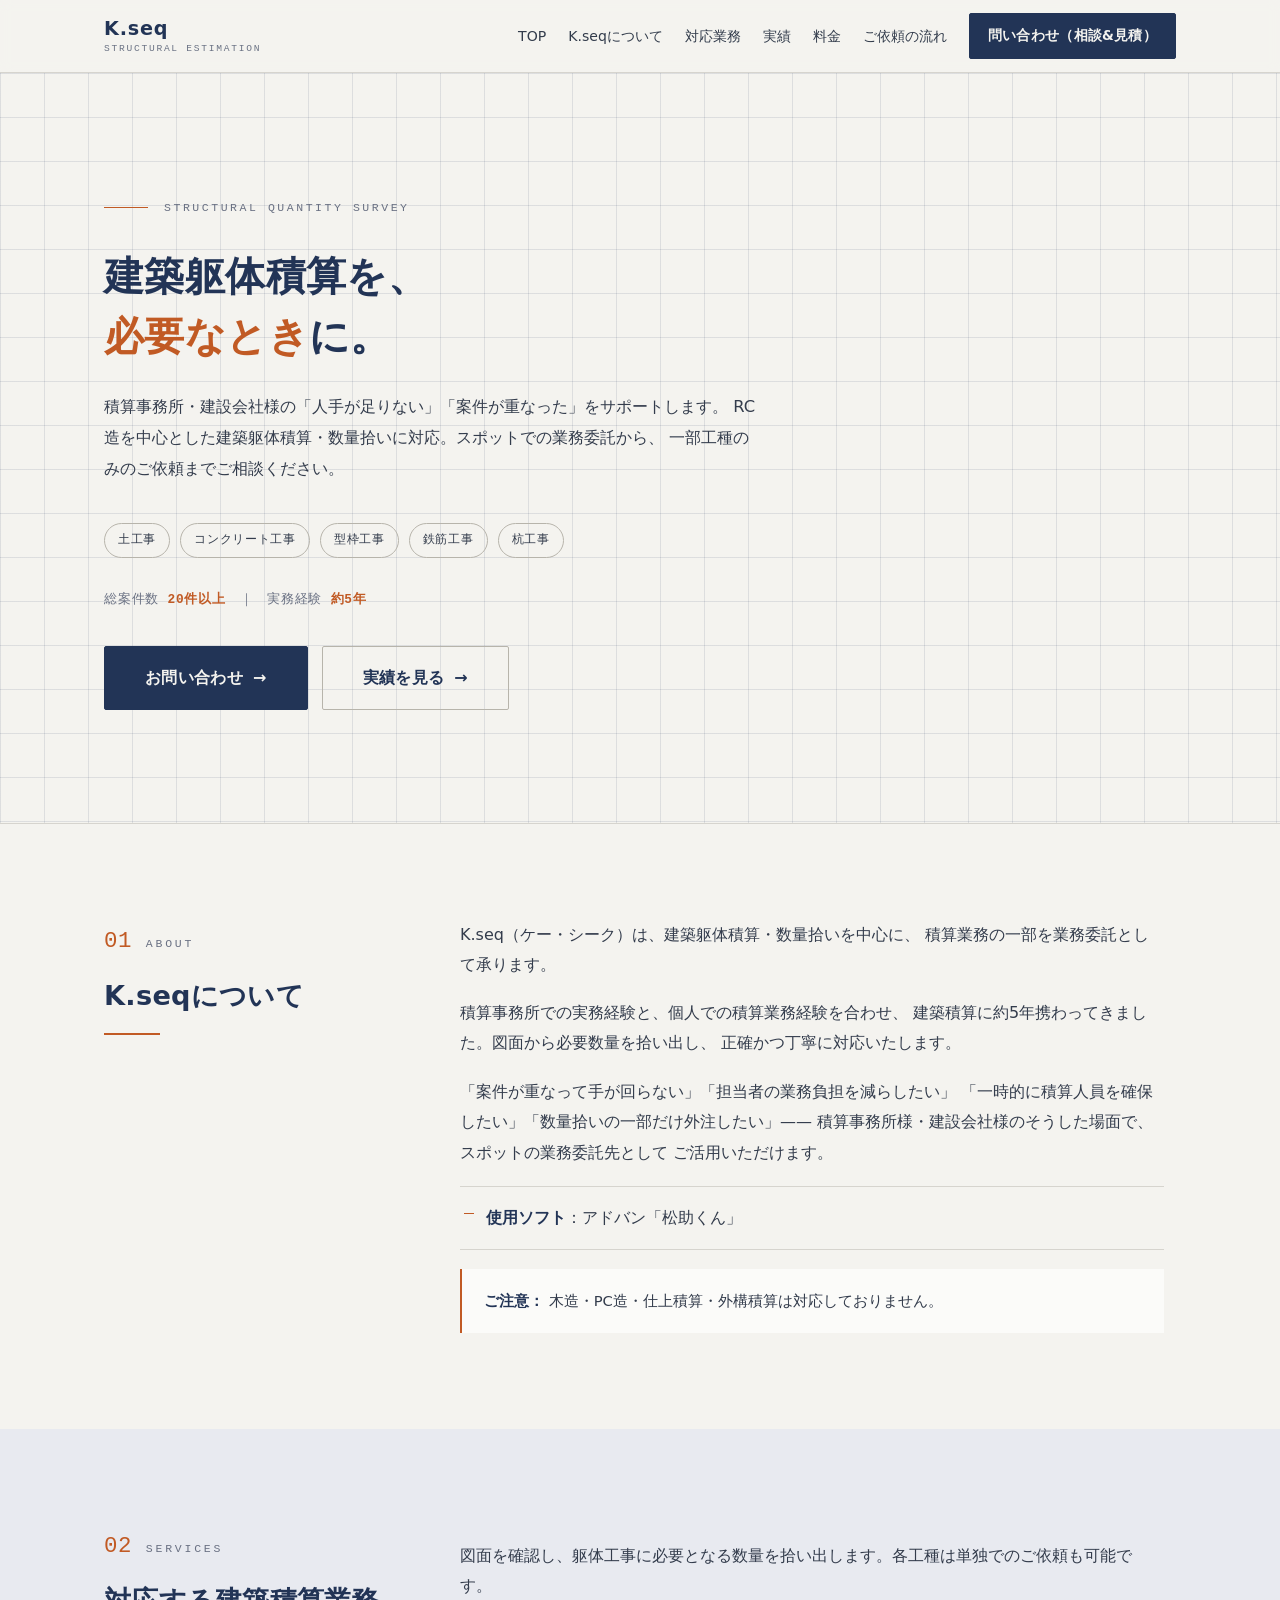
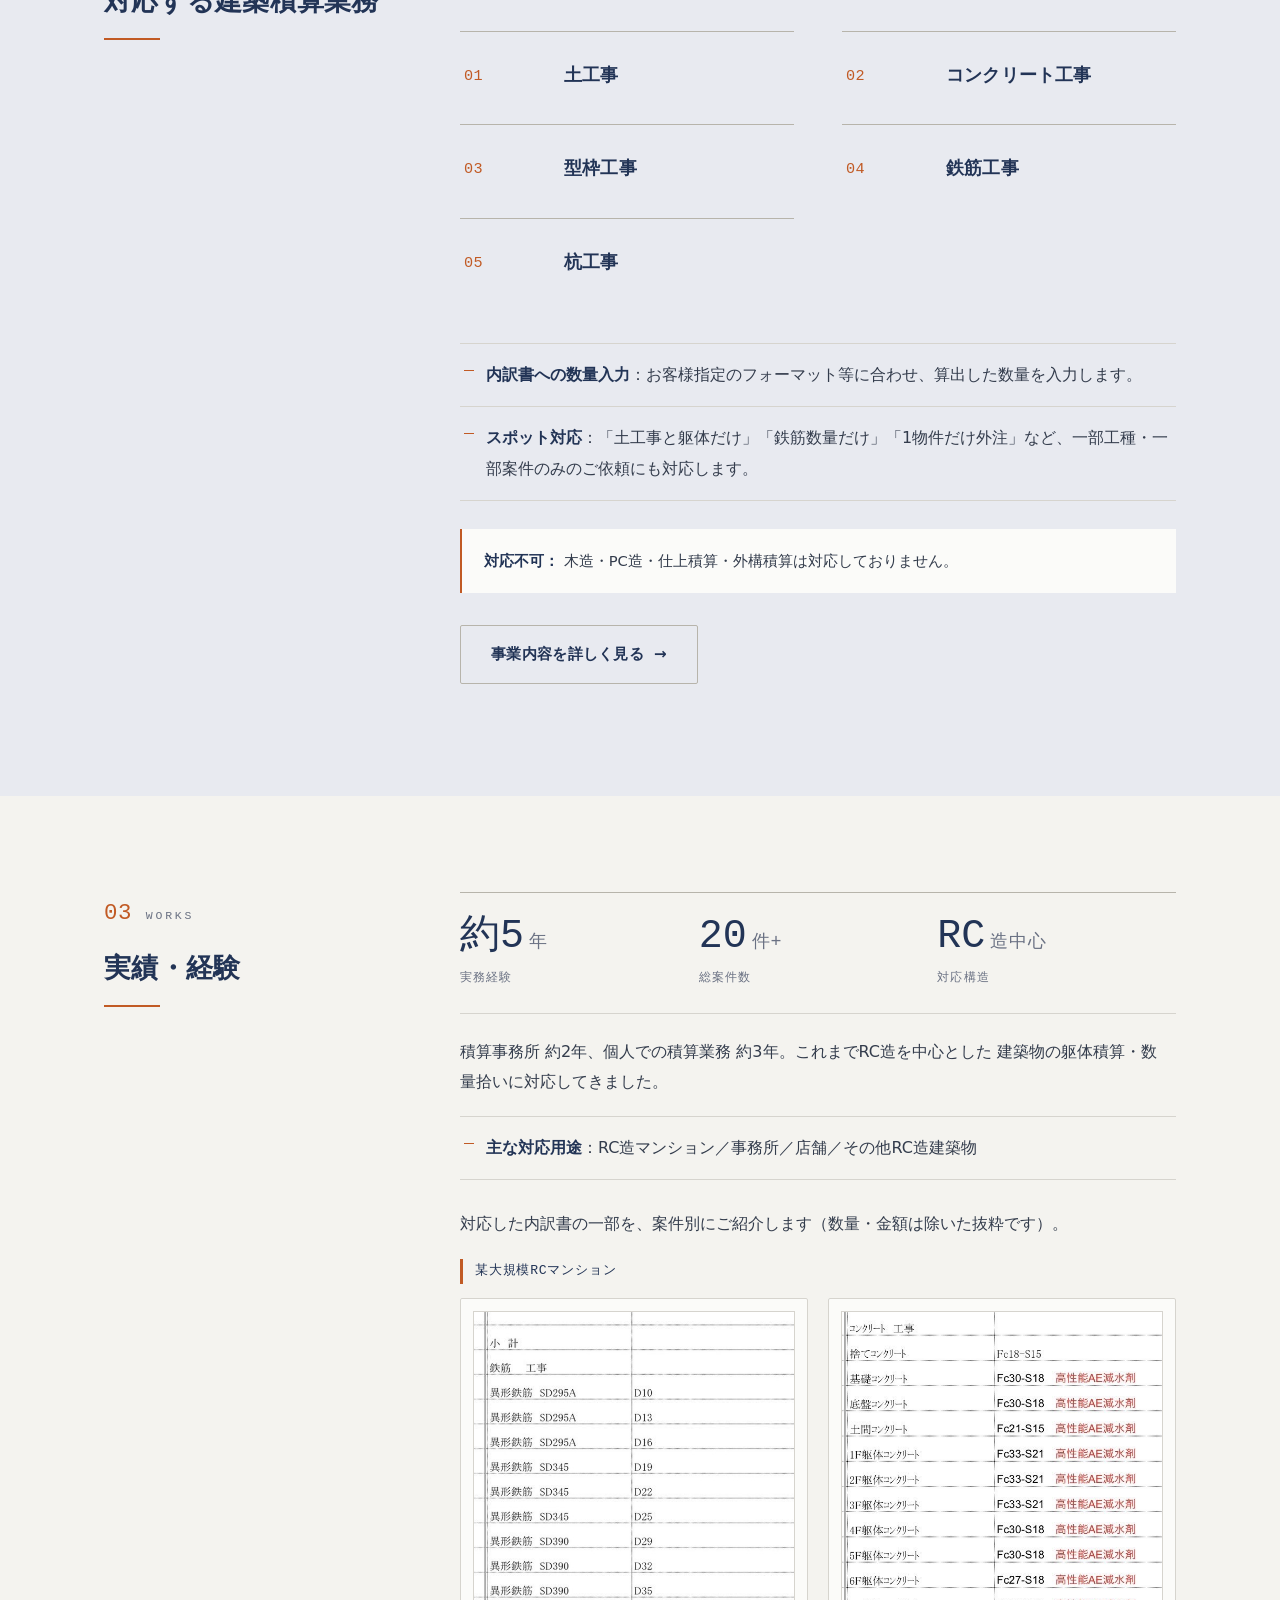
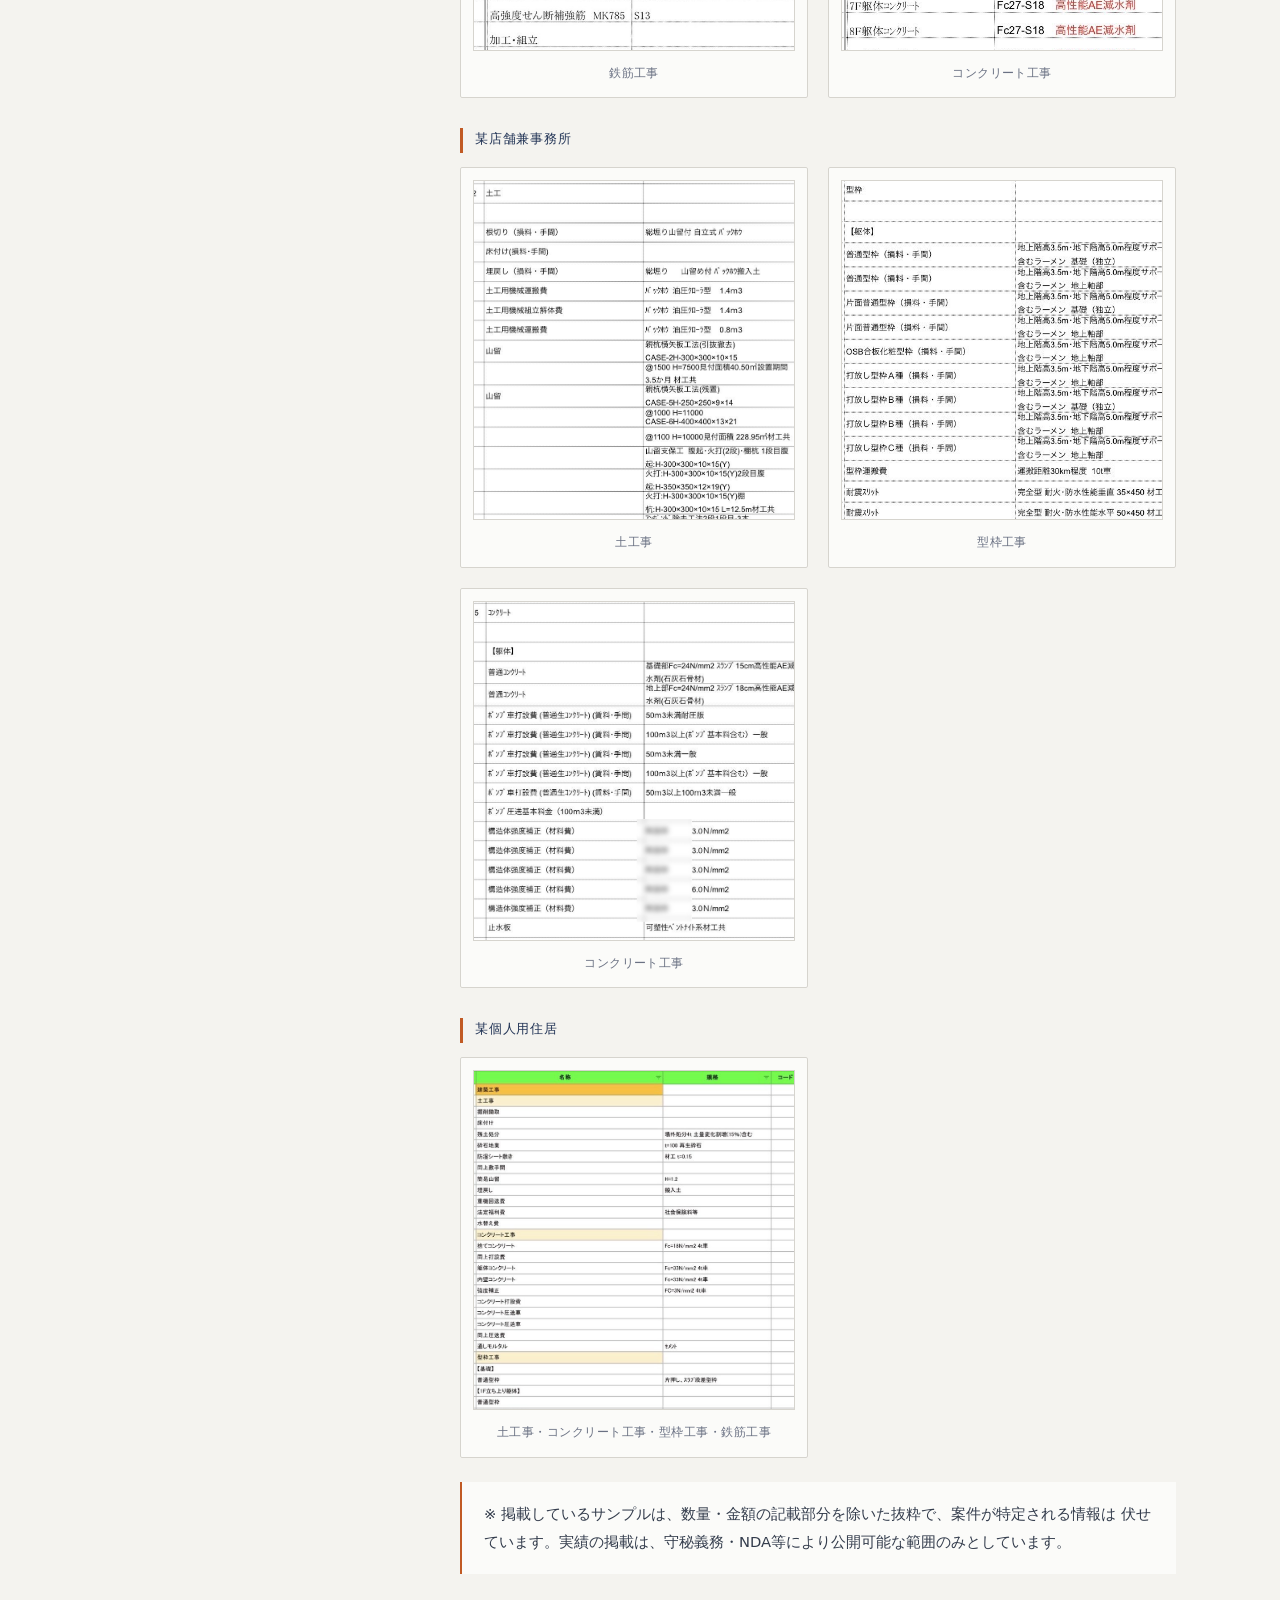
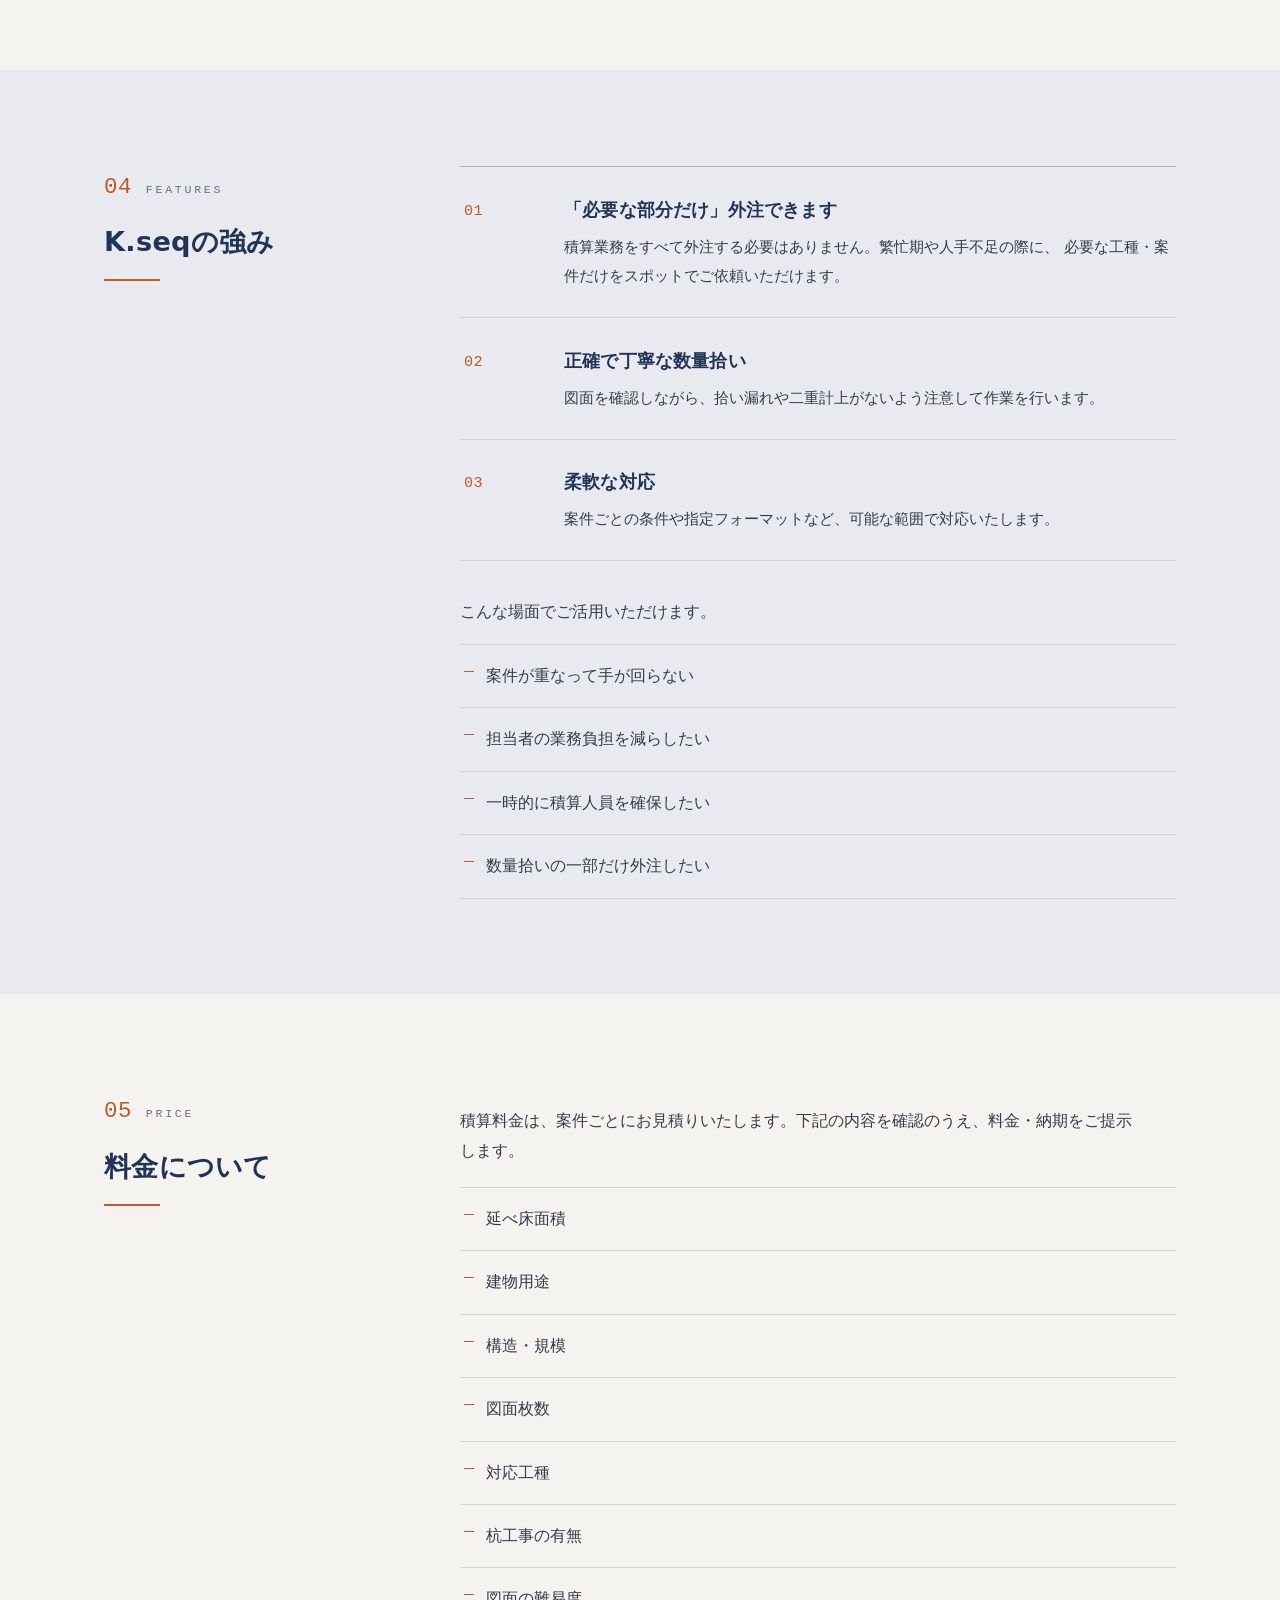
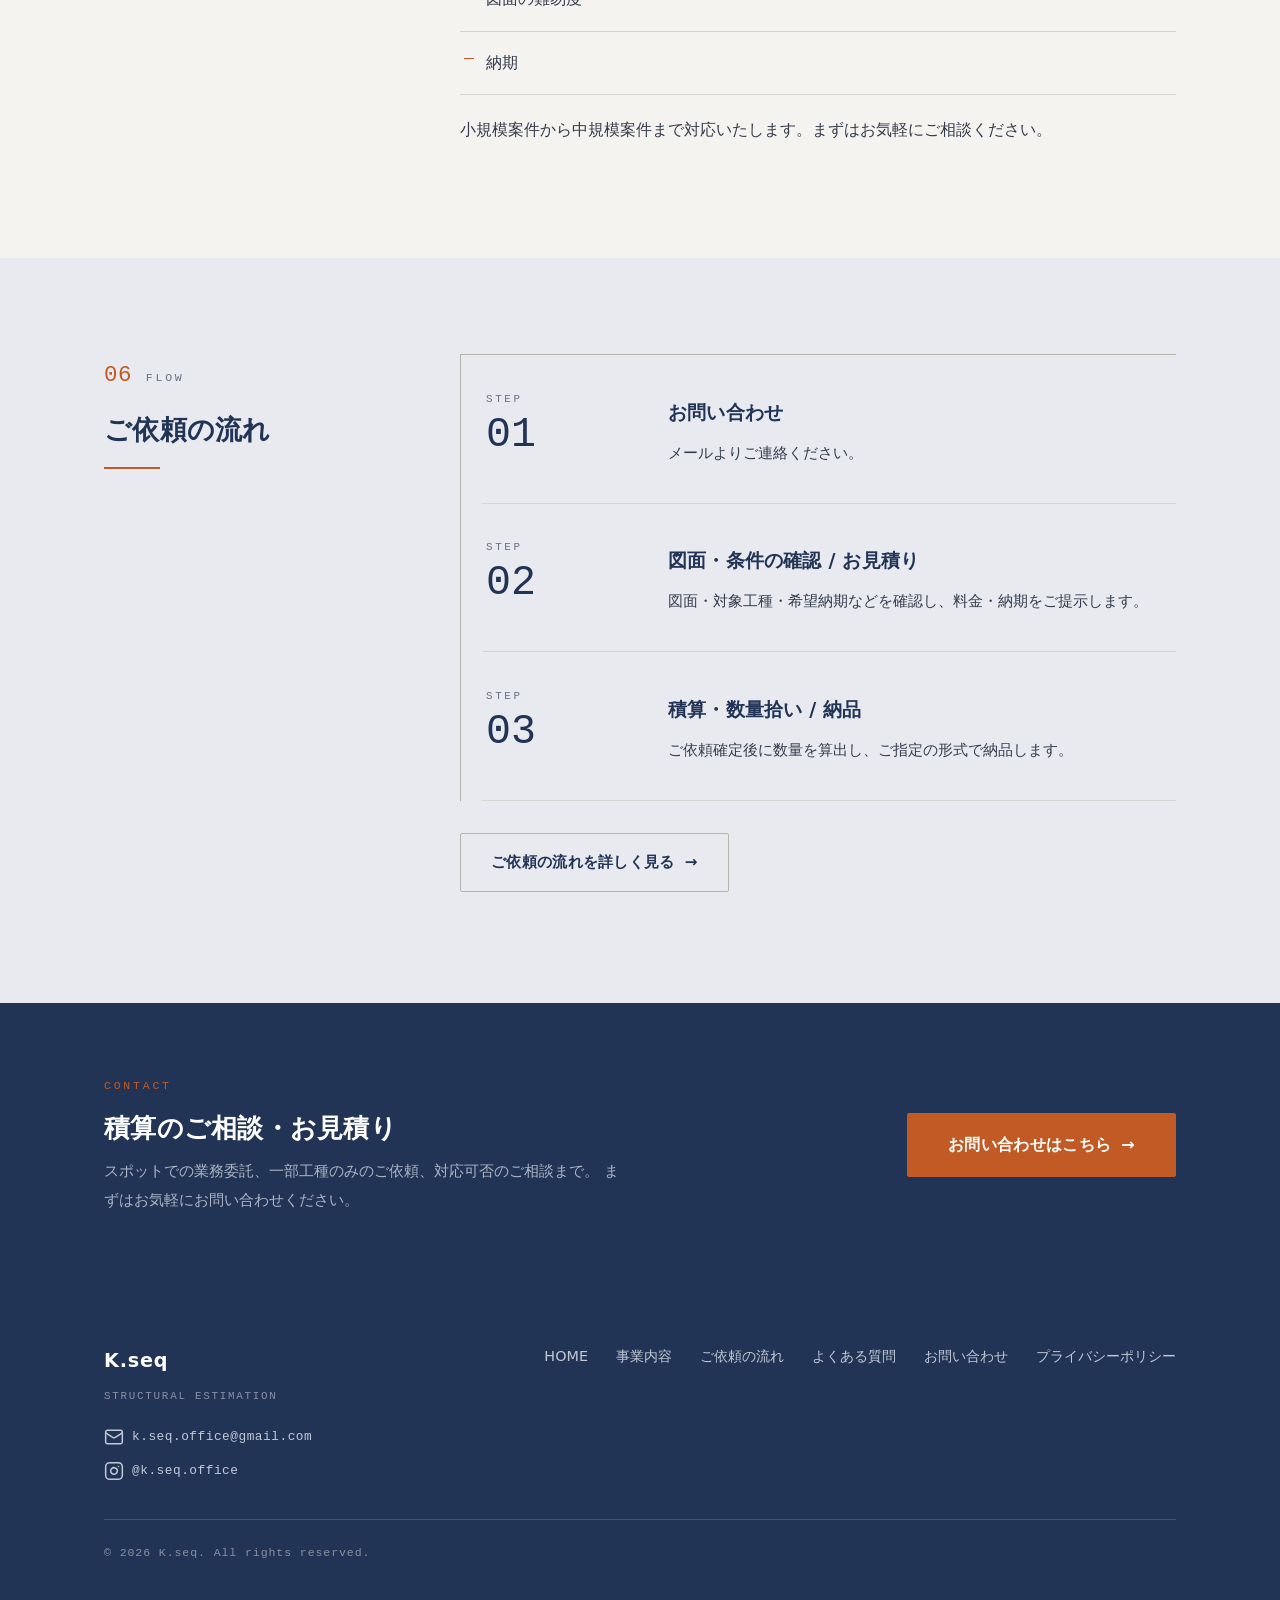
<file: index.html>
<!DOCTYPE html>
<html lang="ja">
<head>
  <meta charset="UTF-8">
  <meta name="viewport" content="width=device-width, initial-scale=1.0">

  <!-- Google tag (gtag.js) -->
  <script async src="https://www.googletagmanager.com/gtag/js?id=G-P7Q6KTG0QB"></script>
  <script>
    window.dataLayer = window.dataLayer || [];
    function gtag(){dataLayer.push(arguments);}
    gtag('js', new Date());
    gtag('config', 'G-P7Q6KTG0QB');
  </script>

  <!-- ▼ SEO：ページごとに書き換えてください ------------------ -->
  <title>K.seq｜建築躯体積算・数量拾い（業務委託・スポット対応）</title>
  <meta name="description" content="RC造を中心とした建築躯体積算・数量拾いを業務委託で承ります。積算事務所・建設会社様の繁忙期・人手不足をスポットでサポート。土・コンクリート・型枠・鉄筋・杭。実務経験約5年／総案件数20件以上。">
  <!-- ▲ ------------------------------------------------------- -->

  <!-- ファビコン -->
  <link rel="icon" href="assets/img/favicon.svg" type="image/svg+xml">

  <!-- OGP / Twitter（SNS共有時のプレビュー） -->
  <meta property="og:type" content="website">
  <meta property="og:site_name" content="K.seq">
  <meta property="og:title" content="K.seq｜建築躯体積算・数量拾い（業務委託・スポット対応）">
  <meta property="og:description" content="RC造を中心とした建築躯体積算・数量拾いを業務委託で。積算事務所・建設会社様の繁忙期・人手不足をスポットでサポート。実務経験約5年／総案件数20件以上。">
  <meta property="og:url" content="https://amekw310-debug.github.io/estimation-site/">
  <meta property="og:image" content="https://amekw310-debug.github.io/estimation-site/assets/img/ogp.png">
  <meta name="twitter:card" content="summary_large_image">

  <link rel="stylesheet" href="css/style.css">
  <!-- スクロール表示前に要素を隠す（ちらつき防止）。JS無効・動きを控える設定では付与されず、内容は常に表示されます。 -->
  <script>try{if(!(window.matchMedia&&matchMedia('(prefers-reduced-motion: reduce)').matches)){document.documentElement.classList.add('js-anim');}}catch(e){}</script>
</head>
<body>

  <a class="skip-link" href="#main">本文へスキップ</a>

  <!-- =========================================================
       共通ヘッダー（全ページ共通。編集時は全ページ揃えてください）
       ========================================================= -->
  <header class="site-header">
    <div class="container site-header__inner">
      <a class="site-logo" href="index.html">
        <b>K.seq</b>
        <small>Structural Estimation</small>
      </a>

      <button class="nav-toggle" aria-expanded="false" aria-controls="global-nav" aria-label="メニューを開閉">
        <span class="nav-toggle__bar" aria-hidden="true"></span>
      </button>

      <nav class="global-nav" id="global-nav" aria-label="メインナビゲーション">
        <ul class="global-nav__list">
          <li class="global-nav__item"><a class="global-nav__link" href="index.html#top">TOP</a></li>
          <li class="global-nav__item"><a class="global-nav__link" href="index.html#about">K.seqについて</a></li>
          <li class="global-nav__item"><a class="global-nav__link" href="index.html#structure">対応業務</a></li>
          <li class="global-nav__item"><a class="global-nav__link" href="index.html#works">実績</a></li>
          <li class="global-nav__item"><a class="global-nav__link" href="index.html#price">料金</a></li>
          <li class="global-nav__item"><a class="global-nav__link" href="index.html#flow">ご依頼の流れ</a></li>
          <li class="global-nav__item global-nav__item--cta"><a class="btn btn--nav-cta" href="index.html#contact">問い合わせ（相談&amp;見積）</a></li>
        </ul>
      </nav>
    </div>
  </header>

  <main id="main">

    <!-- =======================================================
         メインビジュアル（ヒーロー）
         ======================================================= -->
    <section class="hero grid-bg" id="top">
      <div class="container hero__inner" data-stagger>
        <p class="hero__eyebrow eyebrow reveal">Structural Quantity Survey</p>
        <h1 class="hero__title reveal">
          建築躯体積算を、<br>
          <span class="accent">必要なとき</span>に。
        </h1>
        <p class="hero__text reveal">
          積算事務所・建設会社様の「人手が足りない」「案件が重なった」をサポートします。
          RC造を中心とした建築躯体積算・数量拾いに対応。スポットでの業務委託から、
          一部工種のみのご依頼までご相談ください。
        </p>
        <div class="hero__tags reveal">
          <span>土工事</span><span>コンクリート工事</span><span>型枠工事</span><span>鉄筋工事</span><span>杭工事</span>
        </div>
        <p class="hero__proof reveal">
          総案件数 <strong>20件以上</strong>　｜　実務経験 <strong>約5年</strong>
        </p>
        <div class="hero__actions reveal">
          <a class="btn btn--primary btn--lg btn--arrow" href="contact.html">お問い合わせ</a>
          <a class="btn btn--outline btn--lg btn--arrow" href="index.html#works">実績を見る</a>
        </div>
      </div>
    </section>

    <!-- =======================================================
         01 ABOUT — K.seqについて（プロフィール）
         ======================================================= -->
    <section class="section" id="about">
      <div class="container split">
        <div class="sec-head" data-stagger>
          <span class="sec-head__label reveal">
            <span class="sec-head__no">01</span>
            <span class="sec-head__en">About</span>
          </span>
          <h2 class="sec-head__ja reveal">K.seqについて</h2>
          <span class="sec-head__rule" aria-hidden="true"></span>
        </div>
        <div class="prose" data-stagger>
          <p class="reveal">
            K.seq（ケー・シーク）は、建築躯体積算・数量拾いを中心に、
            積算業務の一部を業務委託として承ります。
          </p>
          <p class="reveal">
            積算事務所での実務経験と、個人での積算業務経験を合わせ、
            建築積算に約5年携わってきました。図面から必要数量を拾い出し、
            正確かつ丁寧に対応いたします。
          </p>
          <p class="reveal">
            「案件が重なって手が回らない」「担当者の業務負担を減らしたい」
            「一時的に積算人員を確保したい」「数量拾いの一部だけ外注したい」——
            積算事務所様・建設会社様のそうした場面で、スポットの業務委託先として
            ご活用いただけます。
          </p>
          <ul class="point reveal" style="margin-top:8px">
            <li><strong>使用ソフト</strong>：アドバン「松助くん」</li>
          </ul>
          <div class="note reveal">
            <strong>ご注意：</strong>
            木造・PC造・仕上積算・外構積算は対応しておりません。
          </div>
        </div>
      </div>
    </section>

    <!-- =======================================================
         02 SERVICES — 対応する建築積算業務
         ======================================================= -->
    <section class="section section--alt" id="structure">
      <div class="container split">
        <div class="sec-head" data-stagger>
          <span class="sec-head__label reveal">
            <span class="sec-head__no">02</span>
            <span class="sec-head__en">Services</span>
          </span>
          <h2 class="sec-head__ja reveal">対応する建築積算業務</h2>
          <span class="sec-head__rule" aria-hidden="true"></span>
        </div>
        <div>
          <p class="lead reveal">
            図面を確認し、躯体工事に必要となる数量を拾い出します。各工種は単独でのご依頼も可能です。
          </p>
          <ul class="spec spec--cols" data-stagger style="margin-top:30px">
            <li class="spec__item reveal">
              <span class="spec__no">01</span>
              <div class="spec__body"><h3 class="spec__title">土工事</h3></div>
            </li>
            <li class="spec__item reveal">
              <span class="spec__no">02</span>
              <div class="spec__body"><h3 class="spec__title">コンクリート工事</h3></div>
            </li>
            <li class="spec__item reveal">
              <span class="spec__no">03</span>
              <div class="spec__body"><h3 class="spec__title">型枠工事</h3></div>
            </li>
            <li class="spec__item reveal">
              <span class="spec__no">04</span>
              <div class="spec__body"><h3 class="spec__title">鉄筋工事</h3></div>
            </li>
            <li class="spec__item reveal">
              <span class="spec__no">05</span>
              <div class="spec__body"><h3 class="spec__title">杭工事</h3></div>
            </li>
          </ul>

          <ul class="point reveal" style="margin-top:32px">
            <li><strong>内訳書への数量入力</strong>：お客様指定のフォーマット等に合わせ、算出した数量を入力します。</li>
            <li><strong>スポット対応</strong>：「土工事と躯体だけ」「鉄筋数量だけ」「1物件だけ外注」など、一部工種・一部案件のみのご依頼にも対応します。</li>
          </ul>

          <div class="note reveal" style="margin-top:28px">
            <strong>対応不可：</strong>
            木造・PC造・仕上積算・外構積算は対応しておりません。
          </div>

          <p class="reveal" style="margin-top:32px">
            <a class="btn btn--outline btn--arrow" href="services.html">事業内容を詳しく見る</a>
          </p>
        </div>
      </div>
    </section>

    <!-- =======================================================
         03 WORKS — 実績・経験
         ======================================================= -->
    <section class="section" id="works">
      <div class="container split">
        <div class="sec-head" data-stagger>
          <span class="sec-head__label reveal">
            <span class="sec-head__no">03</span>
            <span class="sec-head__en">Works</span>
          </span>
          <h2 class="sec-head__ja reveal">実績・経験</h2>
          <span class="sec-head__rule" aria-hidden="true"></span>
        </div>
        <div>
          <div class="stat-row reveal">
            <div class="stat">
              <div class="stat__num">約5<span class="u">年</span></div>
              <div class="stat__label">実務経験</div>
            </div>
            <div class="stat">
              <div class="stat__num">20<span class="u">件+</span></div>
              <div class="stat__label">総案件数</div>
            </div>
            <div class="stat">
              <div class="stat__num">RC<span class="u">造中心</span></div>
              <div class="stat__label">対応構造</div>
            </div>
          </div>

          <div class="prose reveal" style="margin-top:24px">
            <p>
              積算事務所 約2年、個人での積算業務 約3年。これまでRC造を中心とした
              建築物の躯体積算・数量拾いに対応してきました。
            </p>
          </div>

          <ul class="point reveal">
            <li><strong>主な対応用途</strong>：RC造マンション／事務所／店舗／その他RC造建築物</li>
          </ul>

          <p class="lead reveal" style="margin-top:28px">
            対応した内訳書の一部を、案件別にご紹介します（数量・金額は除いた抜粋です）。
          </p>

          <div class="sample-groups reveal" style="margin-top:20px">
            <div class="sample-group">
              <p class="sample-group__title">某大規模RCマンション</p>
              <div class="samples">
                <figure class="sample">
                  <img class="sample__img" src="assets/img/sample-rebar.jpg" alt="内訳書サンプル（鉄筋工事）。品名・規格の抜粋で、数量・金額は含みません。" loading="lazy">
                  <figcaption>鉄筋工事</figcaption>
                </figure>
                <figure class="sample">
                  <img class="sample__img" src="assets/img/sample-concrete.jpg" alt="内訳書サンプル（コンクリート工事）。品名・仕様の抜粋で、数量・金額は含みません。" loading="lazy">
                  <figcaption>コンクリート工事</figcaption>
                </figure>
              </div>
            </div>

            <div class="sample-group">
              <p class="sample-group__title">某店舗兼事務所</p>
              <div class="samples">
                <figure class="sample">
                  <img class="sample__img" src="assets/img/sample-earth.jpg" alt="内訳書サンプル（土工事）。品名・仕様の抜粋で、数量・金額は含みません。" loading="lazy">
                  <figcaption>土工事</figcaption>
                </figure>
                <figure class="sample">
                  <img class="sample__img" src="assets/img/sample-form.jpg" alt="内訳書サンプル（型枠工事）。品名・仕様の抜粋で、数量・金額は含みません。" loading="lazy">
                  <figcaption>型枠工事</figcaption>
                </figure>
                <figure class="sample">
                  <img class="sample__img" src="assets/img/sample-concrete2.jpg" alt="内訳書サンプル（コンクリート工事）。品名・仕様の抜粋で、数量・金額は含みません。" loading="lazy">
                  <figcaption>コンクリート工事</figcaption>
                </figure>
              </div>
            </div>

            <div class="sample-group">
              <p class="sample-group__title">某個人用住居</p>
              <div class="samples">
                <figure class="sample">
                  <img class="sample__img" src="assets/img/sample-residence.jpg" alt="内訳書サンプル（土工事・コンクリート工事・型枠工事・鉄筋工事）。品名・仕様の抜粋で、数量・金額は含みません。" loading="lazy">
                  <figcaption>土工事・コンクリート工事・型枠工事・鉄筋工事</figcaption>
                </figure>
              </div>
            </div>
          </div>

          <div class="note reveal" style="margin-top:24px">
            ※ 掲載しているサンプルは、数量・金額の記載部分を除いた抜粋で、案件が特定される情報は
            伏せています。実績の掲載は、守秘義務・NDA等により公開可能な範囲のみとしています。
          </div>
        </div>
      </div>
    </section>

    <!-- =======================================================
         04 FEATURES — K.seqの強み
         ======================================================= -->
    <section class="section section--alt" id="target">
      <div class="container split">
        <div class="sec-head" data-stagger>
          <span class="sec-head__label reveal">
            <span class="sec-head__no">04</span>
            <span class="sec-head__en">Features</span>
          </span>
          <h2 class="sec-head__ja reveal">K.seqの強み</h2>
          <span class="sec-head__rule" aria-hidden="true"></span>
        </div>
        <div>
          <ul class="spec spec--auto" data-stagger>
            <li class="spec__item reveal">
              <span class="spec__no"></span>
              <div class="spec__body">
                <h3 class="spec__title">「必要な部分だけ」外注できます</h3>
                <p class="spec__text">
                  積算業務をすべて外注する必要はありません。繁忙期や人手不足の際に、
                  必要な工種・案件だけをスポットでご依頼いただけます。
                </p>
              </div>
            </li>
            <li class="spec__item reveal">
              <span class="spec__no"></span>
              <div class="spec__body">
                <h3 class="spec__title">正確で丁寧な数量拾い</h3>
                <p class="spec__text">
                  図面を確認しながら、拾い漏れや二重計上がないよう注意して作業を行います。
                </p>
              </div>
            </li>
            <li class="spec__item reveal">
              <span class="spec__no"></span>
              <div class="spec__body">
                <h3 class="spec__title">柔軟な対応</h3>
                <p class="spec__text">
                  案件ごとの条件や指定フォーマットなど、可能な範囲で対応いたします。
                </p>
              </div>
            </li>
          </ul>

          <p class="lead reveal" style="margin-top:36px">こんな場面でご活用いただけます。</p>
          <ul class="point reveal">
            <li>案件が重なって手が回らない</li>
            <li>担当者の業務負担を減らしたい</li>
            <li>一時的に積算人員を確保したい</li>
            <li>数量拾いの一部だけ外注したい</li>
          </ul>
        </div>
      </div>
    </section>

    <!-- =======================================================
         05 PRICE — 料金について
         ======================================================= -->
    <section class="section" id="price">
      <div class="container split">
        <div class="sec-head" data-stagger>
          <span class="sec-head__label reveal">
            <span class="sec-head__no">05</span>
            <span class="sec-head__en">Price</span>
          </span>
          <h2 class="sec-head__ja reveal">料金について</h2>
          <span class="sec-head__rule" aria-hidden="true"></span>
        </div>
        <div>
          <p class="lead reveal">
            積算料金は、案件ごとにお見積りいたします。下記の内容を確認のうえ、料金・納期をご提示します。
          </p>
          <ul class="point reveal" style="margin-top:20px">
            <li>延べ床面積</li>
            <li>建物用途</li>
            <li>構造・規模</li>
            <li>図面枚数</li>
            <li>対応工種</li>
            <li>杭工事の有無</li>
            <li>図面の難易度</li>
            <li>納期</li>
          </ul>
          <p class="prose reveal" style="margin-top:20px">
            小規模案件から中規模案件まで対応いたします。まずはお気軽にご相談ください。
          </p>
        </div>
      </div>
    </section>

    <!-- =======================================================
         06 FLOW — ご依頼の流れ（概要）
         ======================================================= -->
    <section class="section section--alt" id="flow">
      <div class="container split">
        <div class="sec-head" data-stagger>
          <span class="sec-head__label reveal">
            <span class="sec-head__no">06</span>
            <span class="sec-head__en">Flow</span>
          </span>
          <h2 class="sec-head__ja reveal">ご依頼の流れ</h2>
          <span class="sec-head__rule" aria-hidden="true"></span>
        </div>
        <div>
          <ol class="flow" data-stagger>
            <li class="flow__item reveal">
              <span class="flow__marker" aria-hidden="true">
                <span class="flow__step">Step</span>
                <span class="flow__no"></span>
              </span>
              <div class="flow__body">
                <h3 class="flow__title">お問い合わせ</h3>
                <p class="flow__text">メールよりご連絡ください。</p>
              </div>
            </li>
            <li class="flow__item reveal">
              <span class="flow__marker" aria-hidden="true">
                <span class="flow__step">Step</span>
                <span class="flow__no"></span>
              </span>
              <div class="flow__body">
                <h3 class="flow__title">図面・条件の確認 / お見積り</h3>
                <p class="flow__text">図面・対象工種・希望納期などを確認し、料金・納期をご提示します。</p>
              </div>
            </li>
            <li class="flow__item reveal">
              <span class="flow__marker" aria-hidden="true">
                <span class="flow__step">Step</span>
                <span class="flow__no"></span>
              </span>
              <div class="flow__body">
                <h3 class="flow__title">積算・数量拾い / 納品</h3>
                <p class="flow__text">ご依頼確定後に数量を算出し、ご指定の形式で納品します。</p>
              </div>
            </li>
          </ol>
          <p class="reveal" style="margin-top:32px">
            <a class="btn btn--outline btn--arrow" href="flow.html">ご依頼の流れを詳しく見る</a>
          </p>
        </div>
      </div>
    </section>

    <!-- =======================================================
         お問い合わせCTA
         ======================================================= -->
    <section class="cta on-dark" id="contact">
      <div class="container cta__inner" data-stagger>
        <div class="reveal">
          <p class="cta__eyebrow">Contact</p>
          <h2 class="cta__title">積算のご相談・お見積り</h2>
          <p class="cta__text">
            スポットでの業務委託、一部工種のみのご依頼、対応可否のご相談まで。
            まずはお気軽にお問い合わせください。
          </p>
        </div>
        <div class="cta__actions reveal">
          <a class="btn btn--primary btn--lg btn--arrow" href="contact.html">お問い合わせはこちら</a>
        </div>
      </div>
    </section>

  </main>

  <!-- =========================================================
       共通フッター（全ページ共通）
       ========================================================= -->
  <footer class="site-footer">
    <div class="container">
      <div class="site-footer__grid">
        <div>
          <p class="site-footer__brand-name">K.seq</p>
          <p class="site-footer__brand-sub">Structural Estimation</p>
          <a class="footer-social" href="mailto:k.seq.office@gmail.com" aria-label="メールでお問い合わせ（k.seq.office@gmail.com）">
            <svg class="footer-social__icon" xmlns="http://www.w3.org/2000/svg" viewBox="0 0 24 24" fill="none" stroke="currentColor" stroke-width="1.8" stroke-linecap="round" stroke-linejoin="round" aria-hidden="true" focusable="false">
              <rect x="2" y="4" width="20" height="16" rx="2"></rect>
              <path d="m22 7-8.97 5.7a1.94 1.94 0 0 1-2.06 0L2 7"></path>
            </svg>
            <span>k.seq.office@gmail.com</span>
          </a>
          <a class="footer-social" href="https://www.instagram.com/k.seq.office" target="_blank" rel="noopener noreferrer" aria-label="Instagram（@k.seq.office）を新しいタブで開く">
            <svg class="footer-social__icon" xmlns="http://www.w3.org/2000/svg" viewBox="0 0 24 24" fill="none" stroke="currentColor" stroke-width="1.8" stroke-linecap="round" stroke-linejoin="round" aria-hidden="true" focusable="false">
              <rect x="2" y="2" width="20" height="20" rx="5" ry="5"></rect>
              <path d="M16 11.37A4 4 0 1 1 12.63 8 4 4 0 0 1 16 11.37z"></path>
              <line x1="17.5" y1="6.5" x2="17.51" y2="6.5"></line>
            </svg>
            <span>@k.seq.office</span>
          </a>
        </div>
        <nav aria-label="フッターナビゲーション">
          <ul class="footer-nav__list">
            <li><a href="index.html">HOME</a></li>
            <li><a href="services.html">事業内容</a></li>
            <li><a href="flow.html">ご依頼の流れ</a></li>
            <li><a href="faq.html">よくある質問</a></li>
            <li><a href="contact.html">お問い合わせ</a></li>
            <li><a href="privacy.html">プライバシーポリシー</a></li>
          </ul>
        </nav>
      </div>
      <p class="site-footer__copyright">© 2026 K.seq. All rights reserved.</p>
    </div>
  </footer>

  <script src="js/main.js"></script>
</body>
</html>
</file>
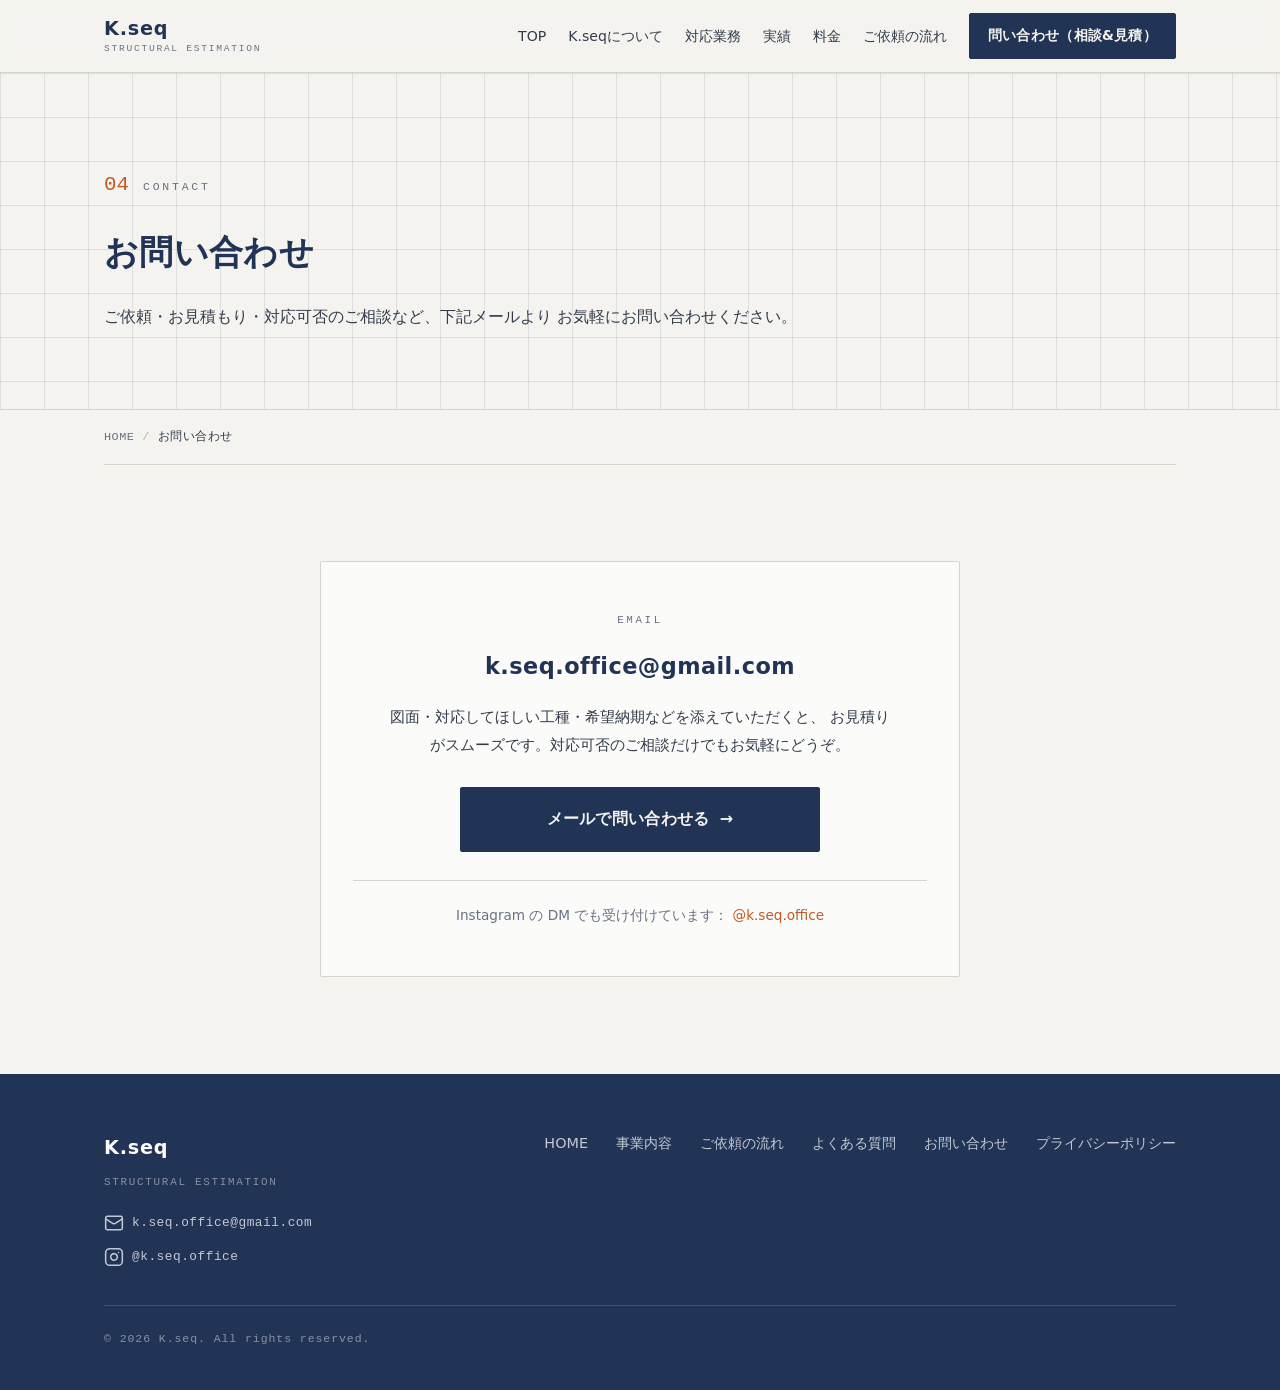
<file: contact.html>
<!DOCTYPE html>
<html lang="ja">
<head>
  <meta charset="UTF-8">
  <meta name="viewport" content="width=device-width, initial-scale=1.0">

  <!-- Google tag (gtag.js) -->
  <script async src="https://www.googletagmanager.com/gtag/js?id=G-P7Q6KTG0QB"></script>
  <script>
    window.dataLayer = window.dataLayer || [];
    function gtag(){dataLayer.push(arguments);}
    gtag('js', new Date());
    gtag('config', 'G-P7Q6KTG0QB');
  </script>

  <title>お問い合わせ｜K.seq（個人の建築構造積算）</title>
  <meta name="description" content="K.seq へのお問い合わせページです。建築構造積算の数量算出・お見積もり・対応可否のご相談は、こちらのフォームからご連絡ください。">

  <!-- ファビコン -->
  <link rel="icon" href="assets/img/favicon.svg" type="image/svg+xml">

  <!-- OGP / Twitter（SNS共有時のプレビュー） -->
  <meta property="og:type" content="website">
  <meta property="og:site_name" content="K.seq">
  <meta property="og:title" content="お問い合わせ｜K.seq（個人の建築構造積算）">
  <meta property="og:description" content="建築構造積算の数量算出・お見積もり・対応可否のご相談はこちらから。躯体工事を中心に、個人で丁寧に対応します。">
  <meta property="og:url" content="https://amekw310-debug.github.io/estimation-site/contact.html">
  <meta property="og:image" content="https://amekw310-debug.github.io/estimation-site/assets/img/ogp.png">
  <meta name="twitter:card" content="summary_large_image">

  <link rel="stylesheet" href="css/style.css">
  <!-- スクロール表示前に要素を隠す（ちらつき防止）。JS無効・動きを控える設定では付与されず、内容は常に表示されます。 -->
  <script>try{if(!(window.matchMedia&&matchMedia('(prefers-reduced-motion: reduce)').matches)){document.documentElement.classList.add('js-anim');}}catch(e){}</script>
</head>
<body>

  <a class="skip-link" href="#main">本文へスキップ</a>

  <!-- 共通ヘッダー -->
  <header class="site-header">
    <div class="container site-header__inner">
      <a class="site-logo" href="index.html">
        <b>K.seq</b>
        <small>Structural Estimation</small>
      </a>
      <button class="nav-toggle" aria-expanded="false" aria-controls="global-nav" aria-label="メニューを開閉">
        <span class="nav-toggle__bar" aria-hidden="true"></span>
      </button>
      <nav class="global-nav" id="global-nav" aria-label="メインナビゲーション">
        <ul class="global-nav__list">
          <li class="global-nav__item"><a class="global-nav__link" href="index.html#top">TOP</a></li>
          <li class="global-nav__item"><a class="global-nav__link" href="index.html#about">K.seqについて</a></li>
          <li class="global-nav__item"><a class="global-nav__link" href="index.html#structure">対応業務</a></li>
          <li class="global-nav__item"><a class="global-nav__link" href="index.html#works">実績</a></li>
          <li class="global-nav__item"><a class="global-nav__link" href="index.html#price">料金</a></li>
          <li class="global-nav__item"><a class="global-nav__link" href="index.html#flow">ご依頼の流れ</a></li>
          <li class="global-nav__item global-nav__item--cta"><a class="btn btn--nav-cta" href="index.html#contact">問い合わせ（相談&amp;見積）</a></li>
        </ul>
      </nav>
    </div>
  </header>

  <main id="main">

    <!-- ページ見出し帯 -->
    <div class="page-hero grid-bg">
      <div class="container page-hero__inner" data-stagger>
        <p class="page-hero__eyebrow reveal">
          <span class="page-hero__no">04</span>
          <span class="page-hero__en">Contact</span>
        </p>
        <h1 class="page-hero__title reveal">お問い合わせ</h1>
        <p class="page-hero__lead reveal">
          ご依頼・お見積もり・対応可否のご相談など、下記メールより
          お気軽にお問い合わせください。
        </p>
      </div>
    </div>

    <!-- パンくず -->
    <div class="container">
      <nav class="breadcrumb" aria-label="パンくずリスト">
        <ol>
          <li><a href="index.html">HOME</a></li>
          <li>お問い合わせ</li>
        </ol>
      </nav>
    </div>

    <!-- =======================================================
         お問い合わせ（メール）
         -------------------------------------------------------
         【開発者向けメモ】
         現在はメール（k.seq.office@gmail.com）でのお問い合わせです。
         将来 Google フォームを使う場合は、この .contact-card を
         フォームの <iframe class="form-embed__frame"> 等に差し替えれば
         レスポンシブ枠（.form-embed）のスタイルがそのまま使えます。
       ======================================================= -->
    <section class="section">
      <div class="container">

        <div class="contact-card reveal">
          <p class="contact-card__label">Email</p>
          <a class="contact-card__mail" href="mailto:k.seq.office@gmail.com?subject=%E7%A9%8D%E7%AE%97%E3%81%AE%E3%81%94%E7%9B%B8%E8%AB%87%E3%83%BB%E3%81%8A%E8%A6%8B%E7%A9%8D%E3%82%8A">k.seq.office@gmail.com</a>
          <p class="contact-card__note">
            図面・対応してほしい工種・希望納期などを添えていただくと、
            お見積りがスムーズです。対応可否のご相談だけでもお気軽にどうぞ。
          </p>
          <p class="contact-card__actions">
            <a class="btn btn--primary btn--lg btn--arrow" href="mailto:k.seq.office@gmail.com?subject=%E7%A9%8D%E7%AE%97%E3%81%AE%E3%81%94%E7%9B%B8%E8%AB%87%E3%83%BB%E3%81%8A%E8%A6%8B%E7%A9%8D%E3%82%8A">メールで問い合わせる</a>
          </p>
          <p class="contact-card__alt">
            Instagram の DM でも受け付けています：
            <a href="https://www.instagram.com/k.seq.office" target="_blank" rel="noopener noreferrer">@k.seq.office</a>
          </p>
        </div>

      </div>
    </section>

  </main>

  <!-- 共通フッター -->
  <footer class="site-footer">
    <div class="container">
      <div class="site-footer__grid">
        <div>
          <p class="site-footer__brand-name">K.seq</p>
          <p class="site-footer__brand-sub">Structural Estimation</p>
          <a class="footer-social" href="mailto:k.seq.office@gmail.com" aria-label="メールでお問い合わせ（k.seq.office@gmail.com）">
            <svg class="footer-social__icon" xmlns="http://www.w3.org/2000/svg" viewBox="0 0 24 24" fill="none" stroke="currentColor" stroke-width="1.8" stroke-linecap="round" stroke-linejoin="round" aria-hidden="true" focusable="false">
              <rect x="2" y="4" width="20" height="16" rx="2"></rect>
              <path d="m22 7-8.97 5.7a1.94 1.94 0 0 1-2.06 0L2 7"></path>
            </svg>
            <span>k.seq.office@gmail.com</span>
          </a>
          <a class="footer-social" href="https://www.instagram.com/k.seq.office" target="_blank" rel="noopener noreferrer" aria-label="Instagram（@k.seq.office）を新しいタブで開く">
            <svg class="footer-social__icon" xmlns="http://www.w3.org/2000/svg" viewBox="0 0 24 24" fill="none" stroke="currentColor" stroke-width="1.8" stroke-linecap="round" stroke-linejoin="round" aria-hidden="true" focusable="false">
              <rect x="2" y="2" width="20" height="20" rx="5" ry="5"></rect>
              <path d="M16 11.37A4 4 0 1 1 12.63 8 4 4 0 0 1 16 11.37z"></path>
              <line x1="17.5" y1="6.5" x2="17.51" y2="6.5"></line>
            </svg>
            <span>@k.seq.office</span>
          </a>
        </div>
        <nav aria-label="フッターナビゲーション">
          <ul class="footer-nav__list">
            <li><a href="index.html">HOME</a></li>
            <li><a href="services.html">事業内容</a></li>
            <li><a href="flow.html">ご依頼の流れ</a></li>
            <li><a href="faq.html">よくある質問</a></li>
            <li><a href="contact.html">お問い合わせ</a></li>
            <li><a href="privacy.html">プライバシーポリシー</a></li>
          </ul>
        </nav>
      </div>
      <p class="site-footer__copyright">© 2026 K.seq. All rights reserved.</p>
    </div>
  </footer>

  <script src="js/main.js"></script>
</body>
</html>
</file>
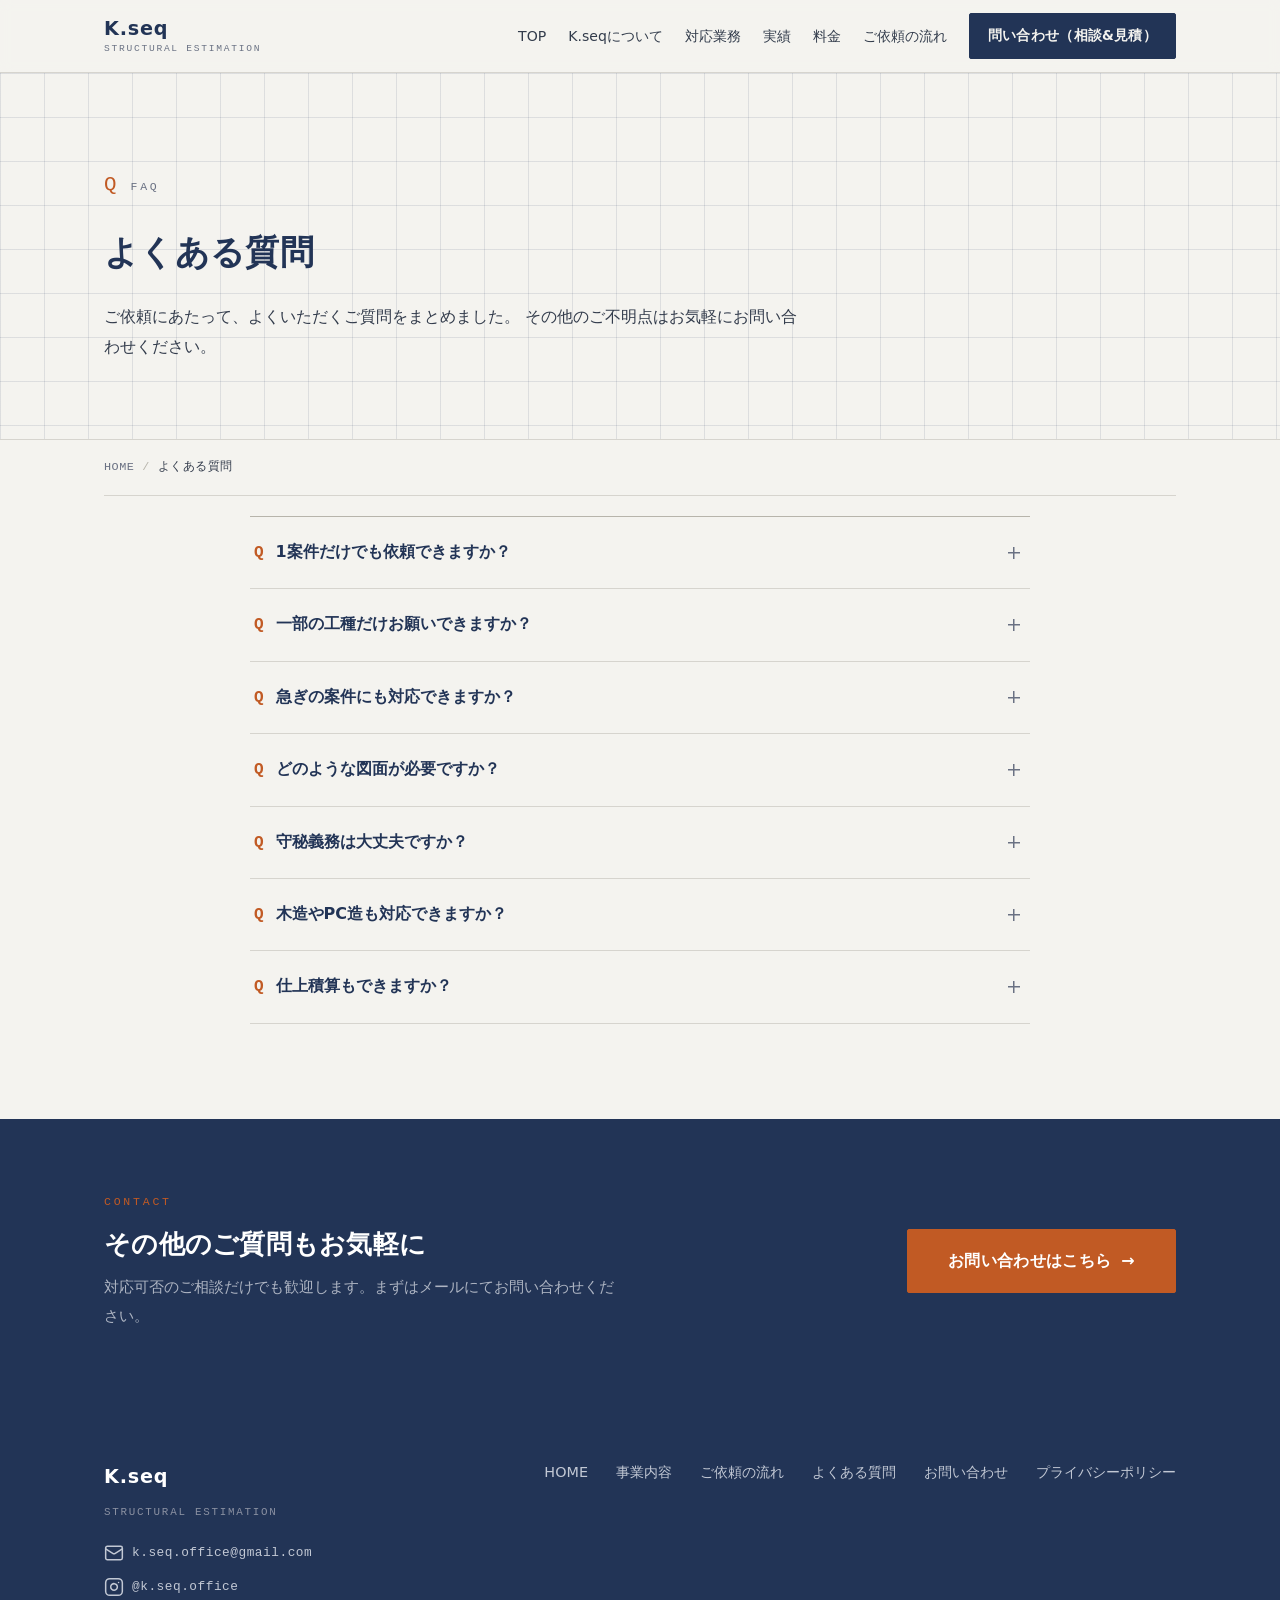
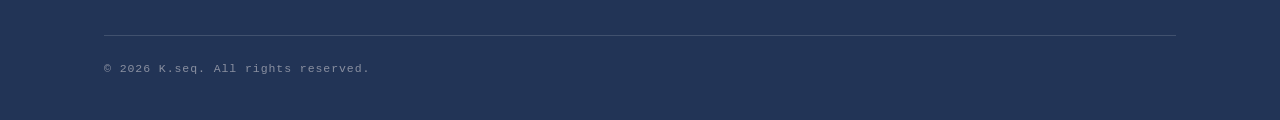
<file: faq.html>
<!DOCTYPE html>
<html lang="ja">
<head>
  <meta charset="UTF-8">
  <meta name="viewport" content="width=device-width, initial-scale=1.0">

  <!-- Google tag (gtag.js) -->
  <script async src="https://www.googletagmanager.com/gtag/js?id=G-P7Q6KTG0QB"></script>
  <script>
    window.dataLayer = window.dataLayer || [];
    function gtag(){dataLayer.push(arguments);}
    gtag('js', new Date());
    gtag('config', 'G-P7Q6KTG0QB');
  </script>

  <title>よくある質問｜K.seq（建築躯体積算・数量拾い）</title>
  <meta name="description" content="K.seq のよくある質問。1案件・一部工種のみの依頼、急ぎの案件、必要な図面、守秘義務・NDA、木造/PC造・仕上積算の対応可否についてお答えします。">

  <!-- ファビコン -->
  <link rel="icon" href="assets/img/favicon.svg" type="image/svg+xml">

  <!-- OGP / Twitter（SNS共有時のプレビュー） -->
  <meta property="og:type" content="website">
  <meta property="og:site_name" content="K.seq">
  <meta property="og:title" content="よくある質問｜K.seq（建築躯体積算・数量拾い）">
  <meta property="og:description" content="1案件・一部工種のみの依頼、急ぎの案件、必要な図面、守秘義務・NDA、対応可否についてお答えします。">
  <meta property="og:url" content="https://amekw310-debug.github.io/estimation-site/faq.html">
  <meta property="og:image" content="https://amekw310-debug.github.io/estimation-site/assets/img/ogp.png">
  <meta name="twitter:card" content="summary_large_image">

  <link rel="stylesheet" href="css/style.css">
  <!-- スクロール表示前に要素を隠す（ちらつき防止）。JS無効・動きを控える設定では付与されず、内容は常に表示されます。 -->
  <script>try{if(!(window.matchMedia&&matchMedia('(prefers-reduced-motion: reduce)').matches)){document.documentElement.classList.add('js-anim');}}catch(e){}</script>
</head>
<body>

  <a class="skip-link" href="#main">本文へスキップ</a>

  <!-- 共通ヘッダー -->
  <header class="site-header">
    <div class="container site-header__inner">
      <a class="site-logo" href="index.html">
        <b>K.seq</b>
        <small>Structural Estimation</small>
      </a>
      <button class="nav-toggle" aria-expanded="false" aria-controls="global-nav" aria-label="メニューを開閉">
        <span class="nav-toggle__bar" aria-hidden="true"></span>
      </button>
      <nav class="global-nav" id="global-nav" aria-label="メインナビゲーション">
        <ul class="global-nav__list">
          <li class="global-nav__item"><a class="global-nav__link" href="index.html#top">TOP</a></li>
          <li class="global-nav__item"><a class="global-nav__link" href="index.html#about">K.seqについて</a></li>
          <li class="global-nav__item"><a class="global-nav__link" href="index.html#structure">対応業務</a></li>
          <li class="global-nav__item"><a class="global-nav__link" href="index.html#works">実績</a></li>
          <li class="global-nav__item"><a class="global-nav__link" href="index.html#price">料金</a></li>
          <li class="global-nav__item"><a class="global-nav__link" href="index.html#flow">ご依頼の流れ</a></li>
          <li class="global-nav__item global-nav__item--cta"><a class="btn btn--nav-cta" href="index.html#contact">問い合わせ（相談&amp;見積）</a></li>
        </ul>
      </nav>
    </div>
  </header>

  <main id="main">

    <!-- ページ見出し帯 -->
    <div class="page-hero grid-bg">
      <div class="container page-hero__inner" data-stagger>
        <p class="page-hero__eyebrow reveal">
          <span class="page-hero__no">Q</span>
          <span class="page-hero__en">FAQ</span>
        </p>
        <h1 class="page-hero__title reveal">よくある質問</h1>
        <p class="page-hero__lead reveal">
          ご依頼にあたって、よくいただくご質問をまとめました。
          その他のご不明点はお気軽にお問い合わせください。
        </p>
      </div>
    </div>

    <!-- パンくず -->
    <div class="container">
      <nav class="breadcrumb" aria-label="パンくずリスト">
        <ol>
          <li><a href="index.html">HOME</a></li>
          <li>よくある質問</li>
        </ol>
      </nav>
    </div>

    <!-- FAQ -->
    <section class="section" style="padding-top:20px">
      <div class="container">
        <div class="faq reveal" style="margin-inline:auto">
          <details class="faq__item">
            <summary>1案件だけでも依頼できますか？</summary>
            <div class="faq__body"><p>はい。スポットでのご依頼にも対応しています。</p></div>
          </details>
          <details class="faq__item">
            <summary>一部の工種だけお願いできますか？</summary>
            <div class="faq__body"><p>はい。土工事・鉄筋・杭など、対応可能な範囲で一部工種のみのご依頼もご相談ください。</p></div>
          </details>
          <details class="faq__item">
            <summary>急ぎの案件にも対応できますか？</summary>
            <div class="faq__body"><p>案件の規模や受注状況によって異なります。まずは希望納期をお知らせください。</p></div>
          </details>
          <details class="faq__item">
            <summary>どのような図面が必要ですか？</summary>
            <div class="faq__body"><p>案件内容に応じて、意匠図・構造図等の必要資料をご案内します。</p></div>
          </details>
          <details class="faq__item">
            <summary>守秘義務は大丈夫ですか？</summary>
            <div class="faq__body"><p>お預かりした図面・資料等の情報は適切に取り扱います。必要に応じてNDA等についてもご相談ください。</p></div>
          </details>
          <details class="faq__item">
            <summary>木造やPC造も対応できますか？</summary>
            <div class="faq__body"><p>申し訳ありませんが、木造・PC造は対応しておりません。</p></div>
          </details>
          <details class="faq__item">
            <summary>仕上積算もできますか？</summary>
            <div class="faq__body"><p>現在、K.seqでは建築躯体積算を中心に対応しており、仕上積算は対応しておりません。</p></div>
          </details>
        </div>
      </div>
    </section>

    <!-- CTA -->
    <section class="cta on-dark">
      <div class="container cta__inner" data-stagger>
        <div class="reveal">
          <p class="cta__eyebrow">Contact</p>
          <h2 class="cta__title">その他のご質問もお気軽に</h2>
          <p class="cta__text">対応可否のご相談だけでも歓迎します。まずはメールにてお問い合わせください。</p>
        </div>
        <div class="cta__actions reveal">
          <a class="btn btn--primary btn--lg btn--arrow" href="contact.html">お問い合わせはこちら</a>
        </div>
      </div>
    </section>

  </main>

  <!-- 共通フッター -->
  <footer class="site-footer">
    <div class="container">
      <div class="site-footer__grid">
        <div>
          <p class="site-footer__brand-name">K.seq</p>
          <p class="site-footer__brand-sub">Structural Estimation</p>
          <a class="footer-social" href="mailto:k.seq.office@gmail.com" aria-label="メールでお問い合わせ（k.seq.office@gmail.com）">
            <svg class="footer-social__icon" xmlns="http://www.w3.org/2000/svg" viewBox="0 0 24 24" fill="none" stroke="currentColor" stroke-width="1.8" stroke-linecap="round" stroke-linejoin="round" aria-hidden="true" focusable="false">
              <rect x="2" y="4" width="20" height="16" rx="2"></rect>
              <path d="m22 7-8.97 5.7a1.94 1.94 0 0 1-2.06 0L2 7"></path>
            </svg>
            <span>k.seq.office@gmail.com</span>
          </a>
          <a class="footer-social" href="https://www.instagram.com/k.seq.office" target="_blank" rel="noopener noreferrer" aria-label="Instagram（@k.seq.office）を新しいタブで開く">
            <svg class="footer-social__icon" xmlns="http://www.w3.org/2000/svg" viewBox="0 0 24 24" fill="none" stroke="currentColor" stroke-width="1.8" stroke-linecap="round" stroke-linejoin="round" aria-hidden="true" focusable="false">
              <rect x="2" y="2" width="20" height="20" rx="5" ry="5"></rect>
              <path d="M16 11.37A4 4 0 1 1 12.63 8 4 4 0 0 1 16 11.37z"></path>
              <line x1="17.5" y1="6.5" x2="17.51" y2="6.5"></line>
            </svg>
            <span>@k.seq.office</span>
          </a>
        </div>
        <nav aria-label="フッターナビゲーション">
          <ul class="footer-nav__list">
            <li><a href="index.html">HOME</a></li>
            <li><a href="services.html">事業内容</a></li>
            <li><a href="flow.html">ご依頼の流れ</a></li>
            <li><a href="faq.html">よくある質問</a></li>
            <li><a href="contact.html">お問い合わせ</a></li>
            <li><a href="privacy.html">プライバシーポリシー</a></li>
          </ul>
        </nav>
      </div>
      <p class="site-footer__copyright">© 2026 K.seq. All rights reserved.</p>
    </div>
  </footer>

  <script src="js/main.js"></script>
</body>
</html>
</file>
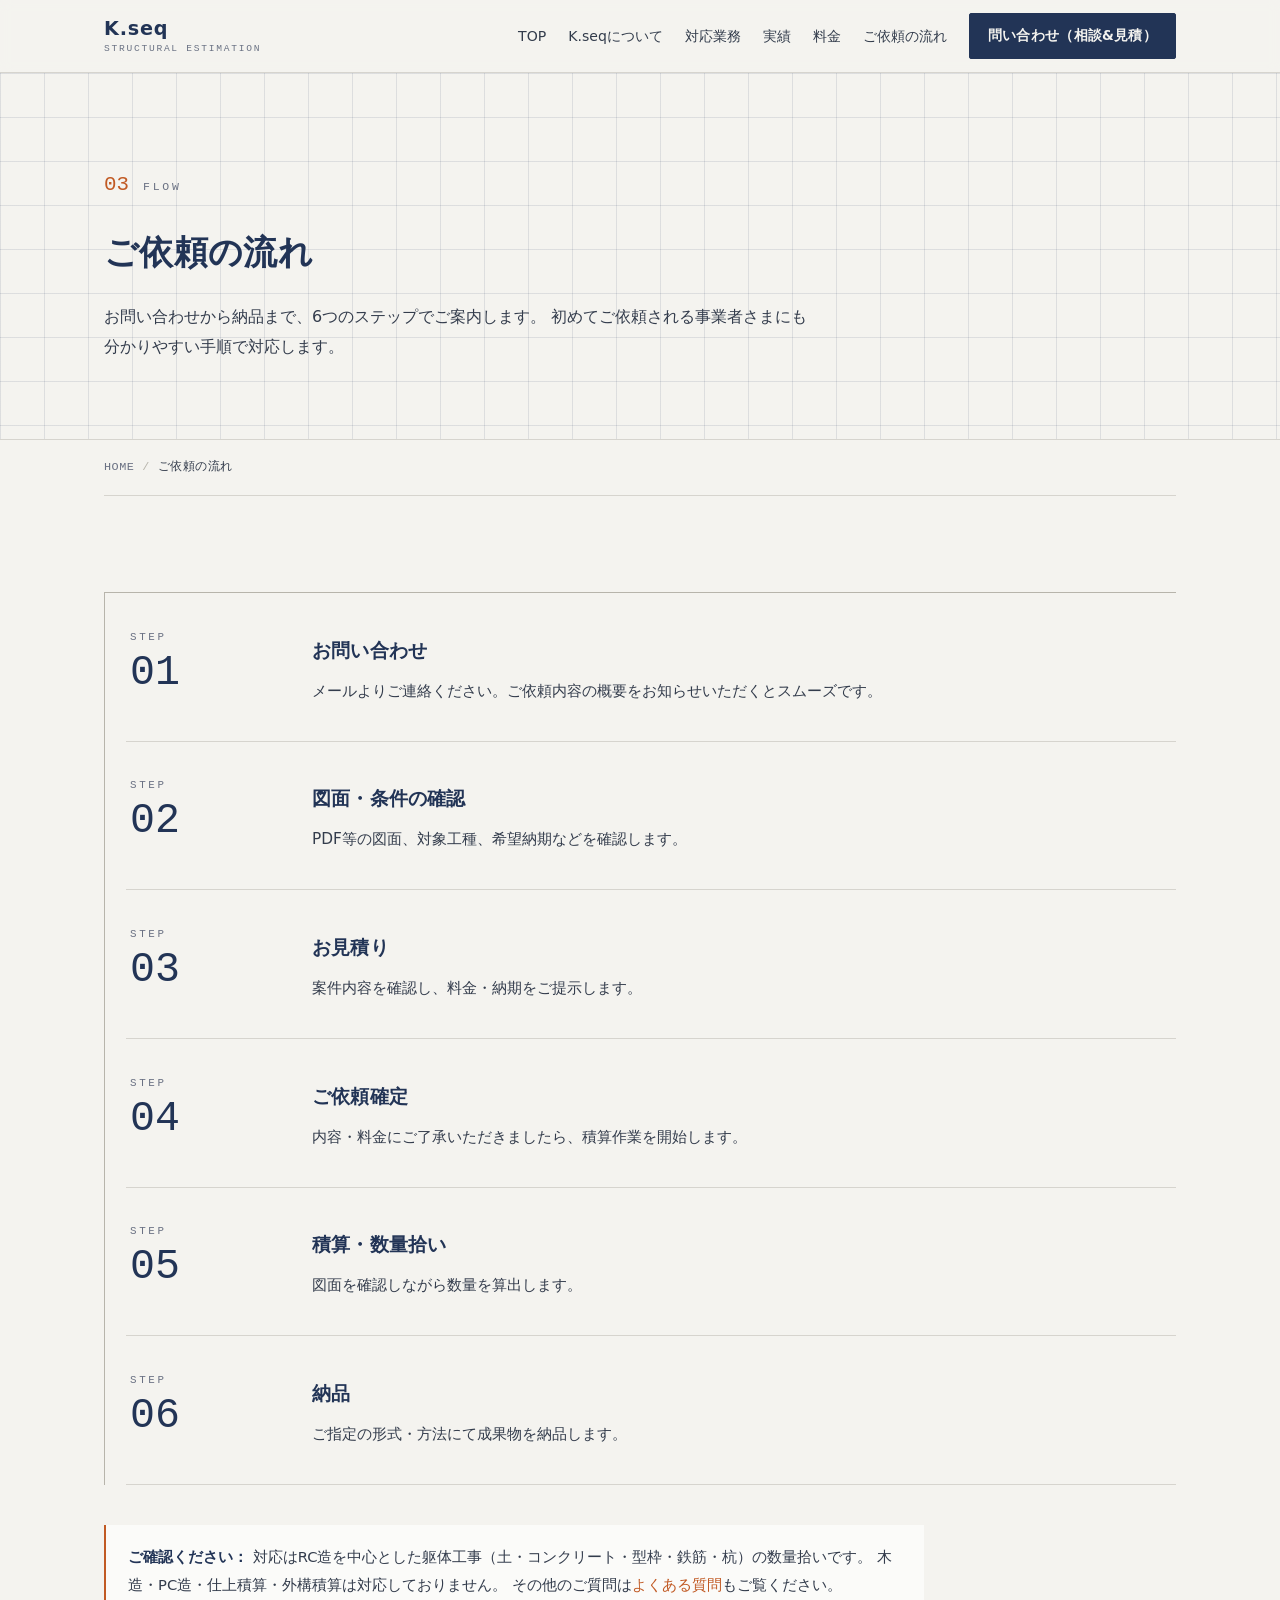
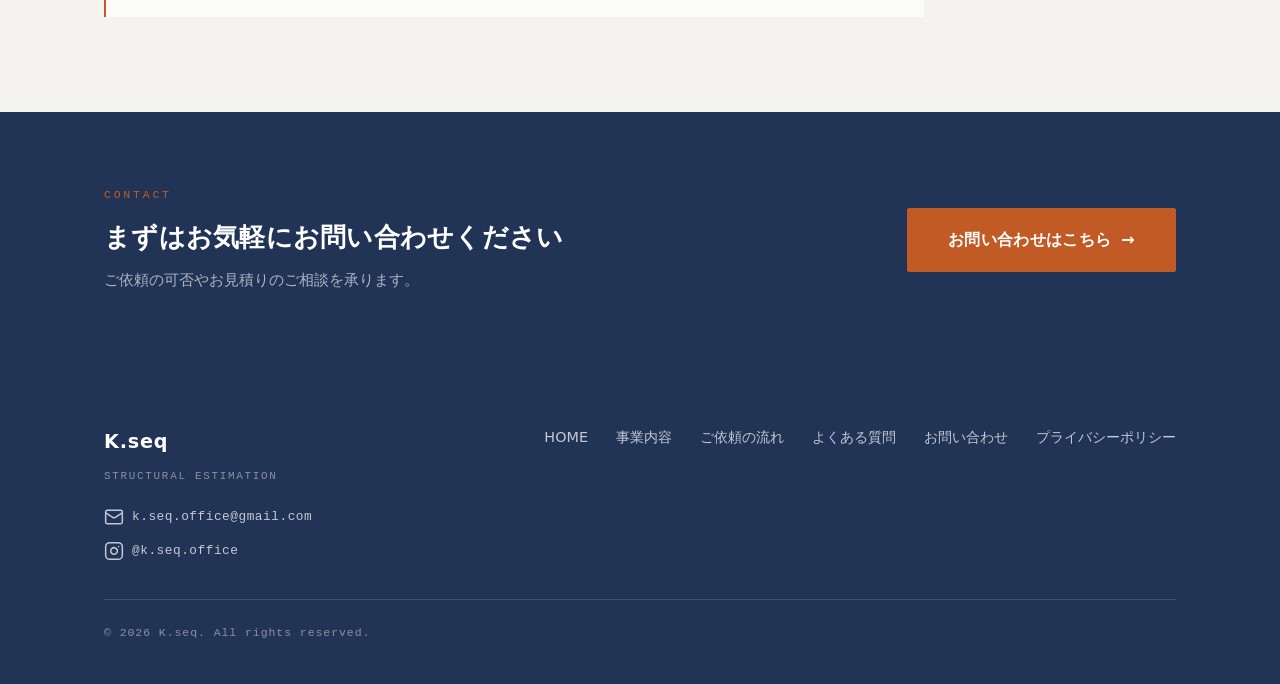
<file: flow.html>
<!DOCTYPE html>
<html lang="ja">
<head>
  <meta charset="UTF-8">
  <meta name="viewport" content="width=device-width, initial-scale=1.0">

  <!-- Google tag (gtag.js) -->
  <script async src="https://www.googletagmanager.com/gtag/js?id=G-P7Q6KTG0QB"></script>
  <script>
    window.dataLayer = window.dataLayer || [];
    function gtag(){dataLayer.push(arguments);}
    gtag('js', new Date());
    gtag('config', 'G-P7Q6KTG0QB');
  </script>

  <title>ご依頼の流れ｜K.seq（建築躯体積算・数量拾い）</title>
  <meta name="description" content="K.seq のご依頼の流れ。お問い合わせ → 図面・条件の確認 → お見積り → ご依頼確定 → 積算・数量拾い → 納品まで、6ステップでご案内します。">

  <!-- ファビコン -->
  <link rel="icon" href="assets/img/favicon.svg" type="image/svg+xml">

  <!-- OGP / Twitter（SNS共有時のプレビュー） -->
  <meta property="og:type" content="website">
  <meta property="og:site_name" content="K.seq">
  <meta property="og:title" content="ご依頼の流れ｜K.seq（建築躯体積算・数量拾い）">
  <meta property="og:description" content="お問い合わせから図面確認・お見積り・積算・納品まで、6ステップでご案内します。">
  <meta property="og:url" content="https://amekw310-debug.github.io/estimation-site/flow.html">
  <meta property="og:image" content="https://amekw310-debug.github.io/estimation-site/assets/img/ogp.png">
  <meta name="twitter:card" content="summary_large_image">

  <link rel="stylesheet" href="css/style.css">
  <!-- スクロール表示前に要素を隠す（ちらつき防止）。JS無効・動きを控える設定では付与されず、内容は常に表示されます。 -->
  <script>try{if(!(window.matchMedia&&matchMedia('(prefers-reduced-motion: reduce)').matches)){document.documentElement.classList.add('js-anim');}}catch(e){}</script>
</head>
<body>

  <a class="skip-link" href="#main">本文へスキップ</a>

  <!-- 共通ヘッダー -->
  <header class="site-header">
    <div class="container site-header__inner">
      <a class="site-logo" href="index.html">
        <b>K.seq</b>
        <small>Structural Estimation</small>
      </a>
      <button class="nav-toggle" aria-expanded="false" aria-controls="global-nav" aria-label="メニューを開閉">
        <span class="nav-toggle__bar" aria-hidden="true"></span>
      </button>
      <nav class="global-nav" id="global-nav" aria-label="メインナビゲーション">
        <ul class="global-nav__list">
          <li class="global-nav__item"><a class="global-nav__link" href="index.html#top">TOP</a></li>
          <li class="global-nav__item"><a class="global-nav__link" href="index.html#about">K.seqについて</a></li>
          <li class="global-nav__item"><a class="global-nav__link" href="index.html#structure">対応業務</a></li>
          <li class="global-nav__item"><a class="global-nav__link" href="index.html#works">実績</a></li>
          <li class="global-nav__item"><a class="global-nav__link" href="index.html#price">料金</a></li>
          <li class="global-nav__item"><a class="global-nav__link" href="index.html#flow">ご依頼の流れ</a></li>
          <li class="global-nav__item global-nav__item--cta"><a class="btn btn--nav-cta" href="index.html#contact">問い合わせ（相談&amp;見積）</a></li>
        </ul>
      </nav>
    </div>
  </header>

  <main id="main">

    <!-- ページ見出し帯 -->
    <div class="page-hero grid-bg">
      <div class="container page-hero__inner" data-stagger>
        <p class="page-hero__eyebrow reveal">
          <span class="page-hero__no">03</span>
          <span class="page-hero__en">Flow</span>
        </p>
        <h1 class="page-hero__title reveal">ご依頼の流れ</h1>
        <p class="page-hero__lead reveal">
          お問い合わせから納品まで、6つのステップでご案内します。
          初めてご依頼される事業者さまにも分かりやすい手順で対応します。
        </p>
      </div>
    </div>

    <!-- パンくず -->
    <div class="container">
      <nav class="breadcrumb" aria-label="パンくずリスト">
        <ol>
          <li><a href="index.html">HOME</a></li>
          <li>ご依頼の流れ</li>
        </ol>
      </nav>
    </div>

    <!-- ステップ（工程表風） -->
    <section class="section">
      <div class="container">

        <ol class="flow" data-stagger>
          <li class="flow__item reveal">
            <span class="flow__marker" aria-hidden="true">
              <span class="flow__step">Step</span>
              <span class="flow__no"></span>
            </span>
            <div class="flow__body">
              <h2 class="flow__title">お問い合わせ</h2>
              <p class="flow__text">メールよりご連絡ください。ご依頼内容の概要をお知らせいただくとスムーズです。</p>
            </div>
          </li>
          <li class="flow__item reveal">
            <span class="flow__marker" aria-hidden="true">
              <span class="flow__step">Step</span>
              <span class="flow__no"></span>
            </span>
            <div class="flow__body">
              <h2 class="flow__title">図面・条件の確認</h2>
              <p class="flow__text">PDF等の図面、対象工種、希望納期などを確認します。</p>
            </div>
          </li>
          <li class="flow__item reveal">
            <span class="flow__marker" aria-hidden="true">
              <span class="flow__step">Step</span>
              <span class="flow__no"></span>
            </span>
            <div class="flow__body">
              <h2 class="flow__title">お見積り</h2>
              <p class="flow__text">案件内容を確認し、料金・納期をご提示します。</p>
            </div>
          </li>
          <li class="flow__item reveal">
            <span class="flow__marker" aria-hidden="true">
              <span class="flow__step">Step</span>
              <span class="flow__no"></span>
            </span>
            <div class="flow__body">
              <h2 class="flow__title">ご依頼確定</h2>
              <p class="flow__text">内容・料金にご了承いただきましたら、積算作業を開始します。</p>
            </div>
          </li>
          <li class="flow__item reveal">
            <span class="flow__marker" aria-hidden="true">
              <span class="flow__step">Step</span>
              <span class="flow__no"></span>
            </span>
            <div class="flow__body">
              <h2 class="flow__title">積算・数量拾い</h2>
              <p class="flow__text">図面を確認しながら数量を算出します。</p>
            </div>
          </li>
          <li class="flow__item reveal">
            <span class="flow__marker" aria-hidden="true">
              <span class="flow__step">Step</span>
              <span class="flow__no"></span>
            </span>
            <div class="flow__body">
              <h2 class="flow__title">納品</h2>
              <p class="flow__text">ご指定の形式・方法にて成果物を納品します。</p>
            </div>
          </li>
        </ol>

        <div class="note reveal" style="max-width:820px;margin-top:40px">
          <strong>ご確認ください：</strong>
          対応はRC造を中心とした躯体工事（土・コンクリート・型枠・鉄筋・杭）の数量拾いです。
          木造・PC造・仕上積算・外構積算は対応しておりません。
          その他のご質問は<a href="faq.html">よくある質問</a>もご覧ください。
        </div>

      </div>
    </section>

    <!-- CTA -->
    <section class="cta on-dark">
      <div class="container cta__inner" data-stagger>
        <div class="reveal">
          <p class="cta__eyebrow">Contact</p>
          <h2 class="cta__title">まずはお気軽にお問い合わせください</h2>
          <p class="cta__text">ご依頼の可否やお見積りのご相談を承ります。</p>
        </div>
        <div class="cta__actions reveal">
          <a class="btn btn--primary btn--lg btn--arrow" href="contact.html">お問い合わせはこちら</a>
        </div>
      </div>
    </section>

  </main>

  <!-- 共通フッター -->
  <footer class="site-footer">
    <div class="container">
      <div class="site-footer__grid">
        <div>
          <p class="site-footer__brand-name">K.seq</p>
          <p class="site-footer__brand-sub">Structural Estimation</p>
          <a class="footer-social" href="mailto:k.seq.office@gmail.com" aria-label="メールでお問い合わせ（k.seq.office@gmail.com）">
            <svg class="footer-social__icon" xmlns="http://www.w3.org/2000/svg" viewBox="0 0 24 24" fill="none" stroke="currentColor" stroke-width="1.8" stroke-linecap="round" stroke-linejoin="round" aria-hidden="true" focusable="false">
              <rect x="2" y="4" width="20" height="16" rx="2"></rect>
              <path d="m22 7-8.97 5.7a1.94 1.94 0 0 1-2.06 0L2 7"></path>
            </svg>
            <span>k.seq.office@gmail.com</span>
          </a>
          <a class="footer-social" href="https://www.instagram.com/k.seq.office" target="_blank" rel="noopener noreferrer" aria-label="Instagram（@k.seq.office）を新しいタブで開く">
            <svg class="footer-social__icon" xmlns="http://www.w3.org/2000/svg" viewBox="0 0 24 24" fill="none" stroke="currentColor" stroke-width="1.8" stroke-linecap="round" stroke-linejoin="round" aria-hidden="true" focusable="false">
              <rect x="2" y="2" width="20" height="20" rx="5" ry="5"></rect>
              <path d="M16 11.37A4 4 0 1 1 12.63 8 4 4 0 0 1 16 11.37z"></path>
              <line x1="17.5" y1="6.5" x2="17.51" y2="6.5"></line>
            </svg>
            <span>@k.seq.office</span>
          </a>
        </div>
        <nav aria-label="フッターナビゲーション">
          <ul class="footer-nav__list">
            <li><a href="index.html">HOME</a></li>
            <li><a href="services.html">事業内容</a></li>
            <li><a href="flow.html">ご依頼の流れ</a></li>
            <li><a href="faq.html">よくある質問</a></li>
            <li><a href="contact.html">お問い合わせ</a></li>
            <li><a href="privacy.html">プライバシーポリシー</a></li>
          </ul>
        </nav>
      </div>
      <p class="site-footer__copyright">© 2026 K.seq. All rights reserved.</p>
    </div>
  </footer>

  <script src="js/main.js"></script>
</body>
</html>
</file>
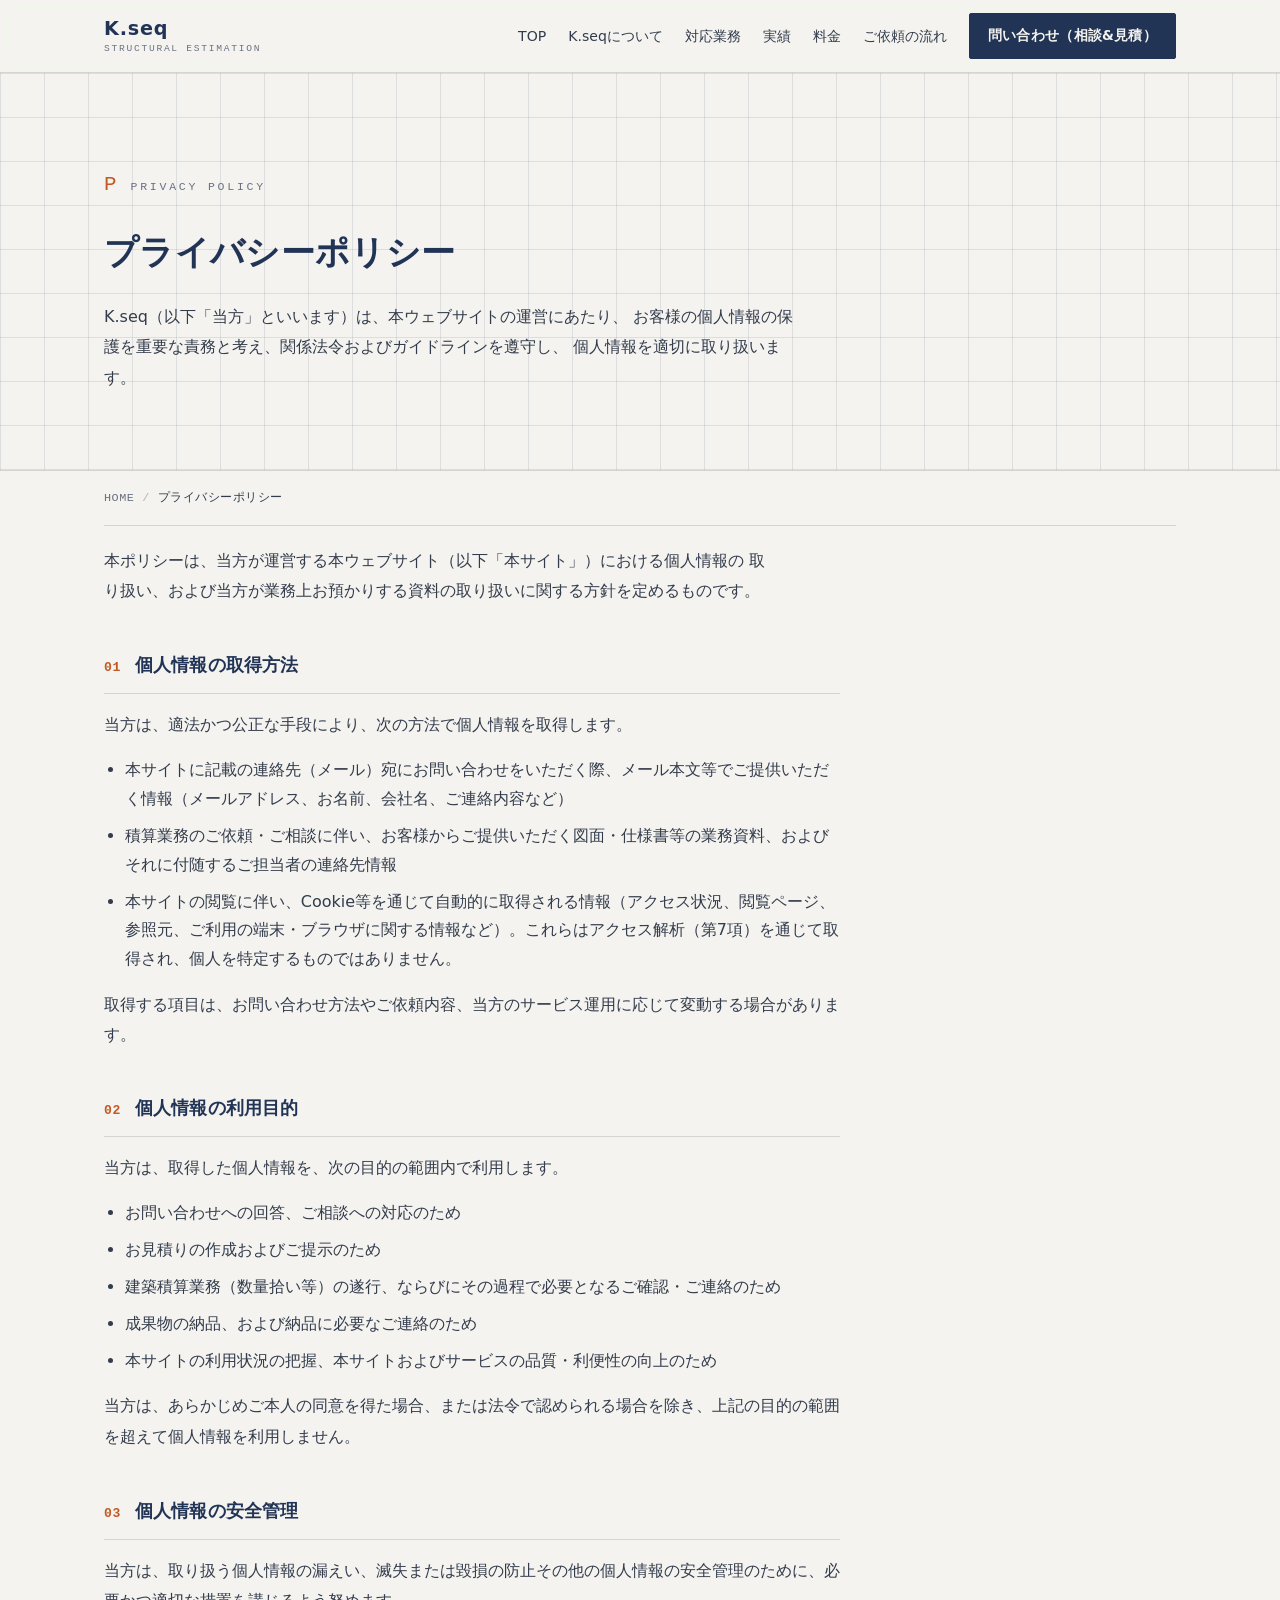
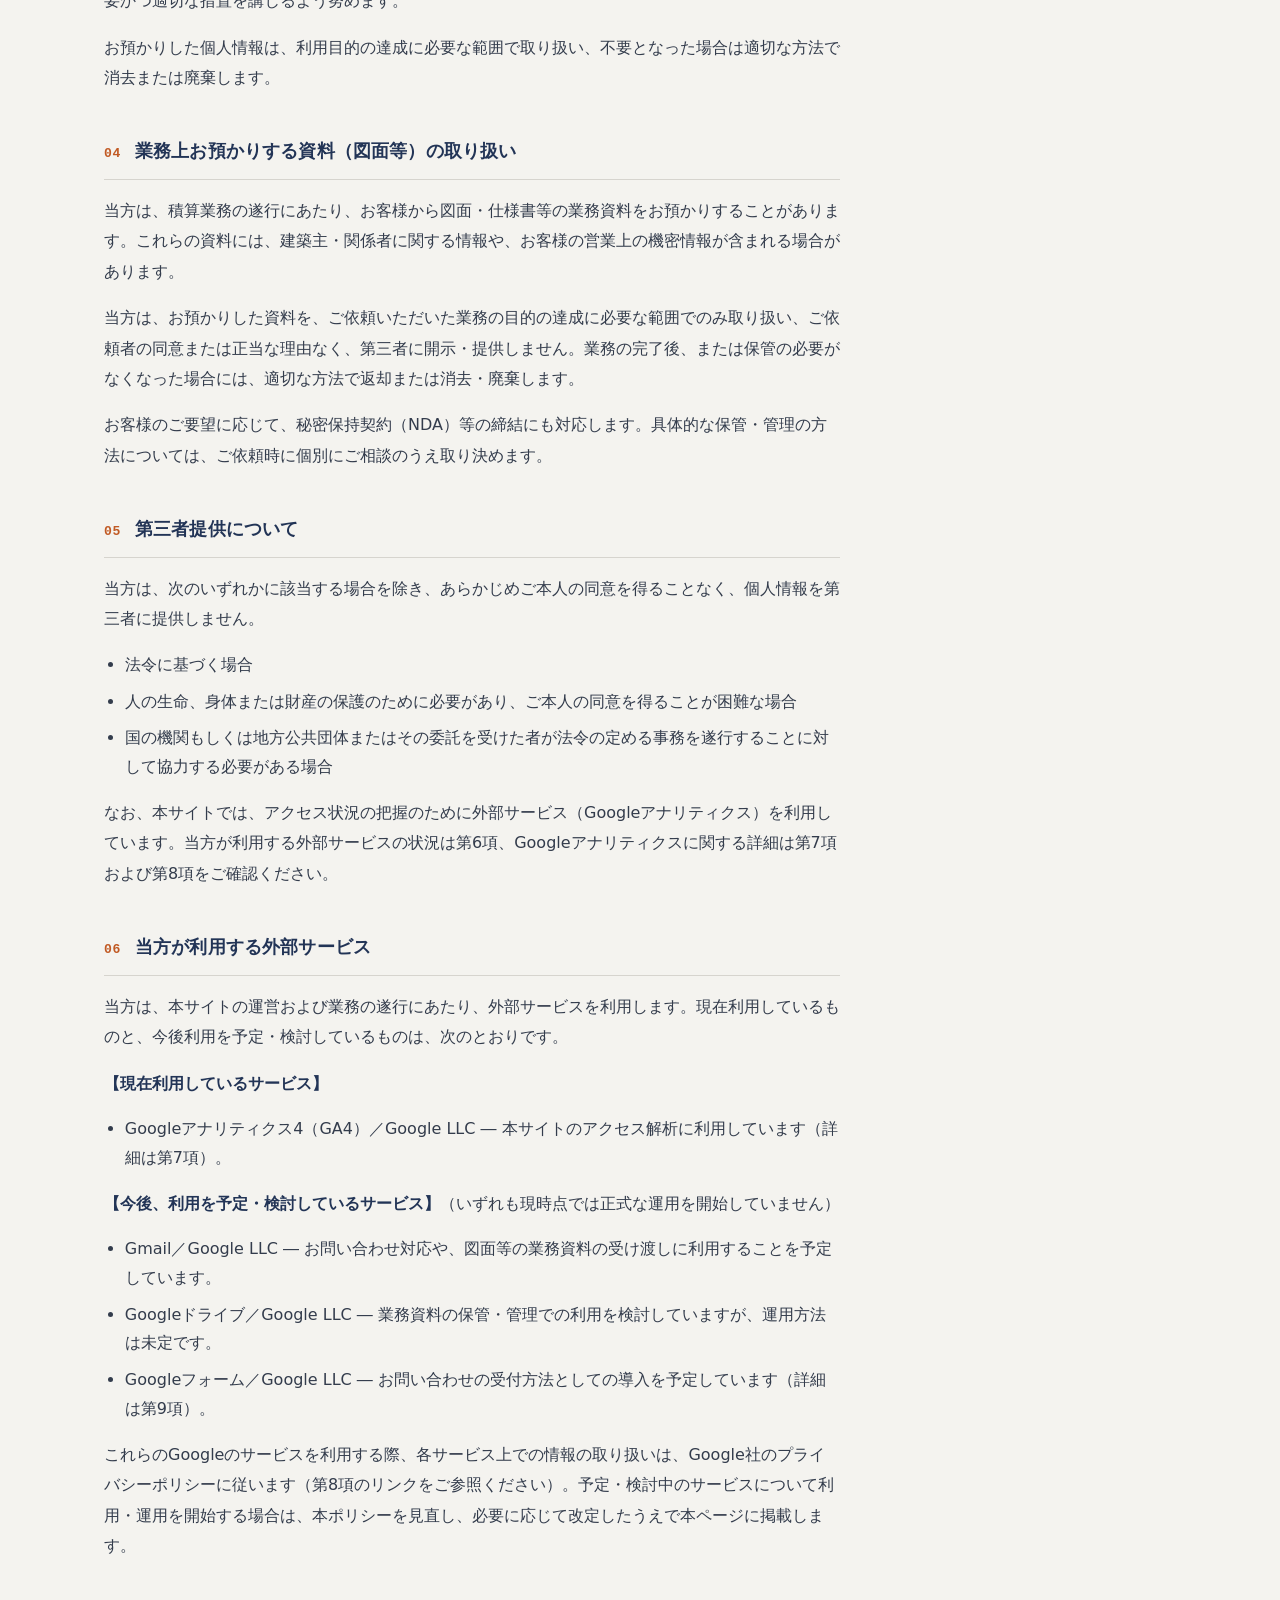
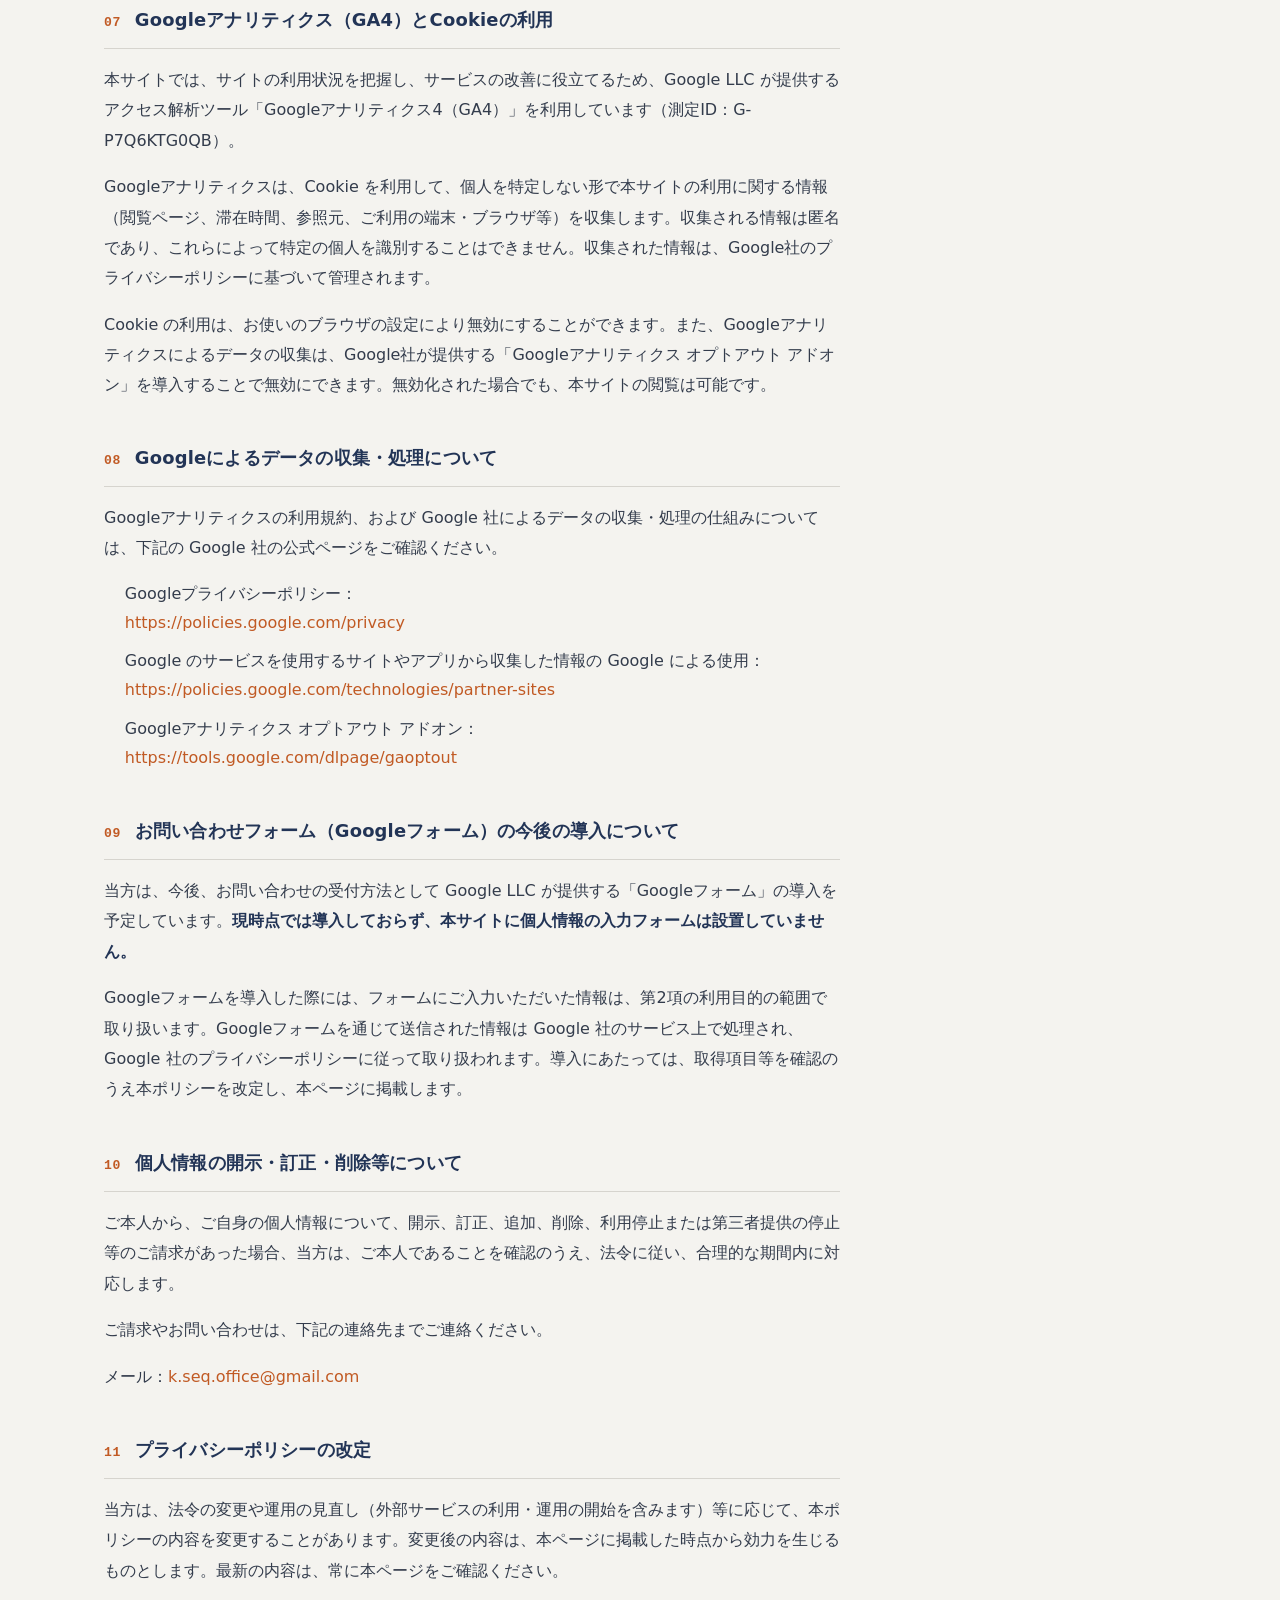
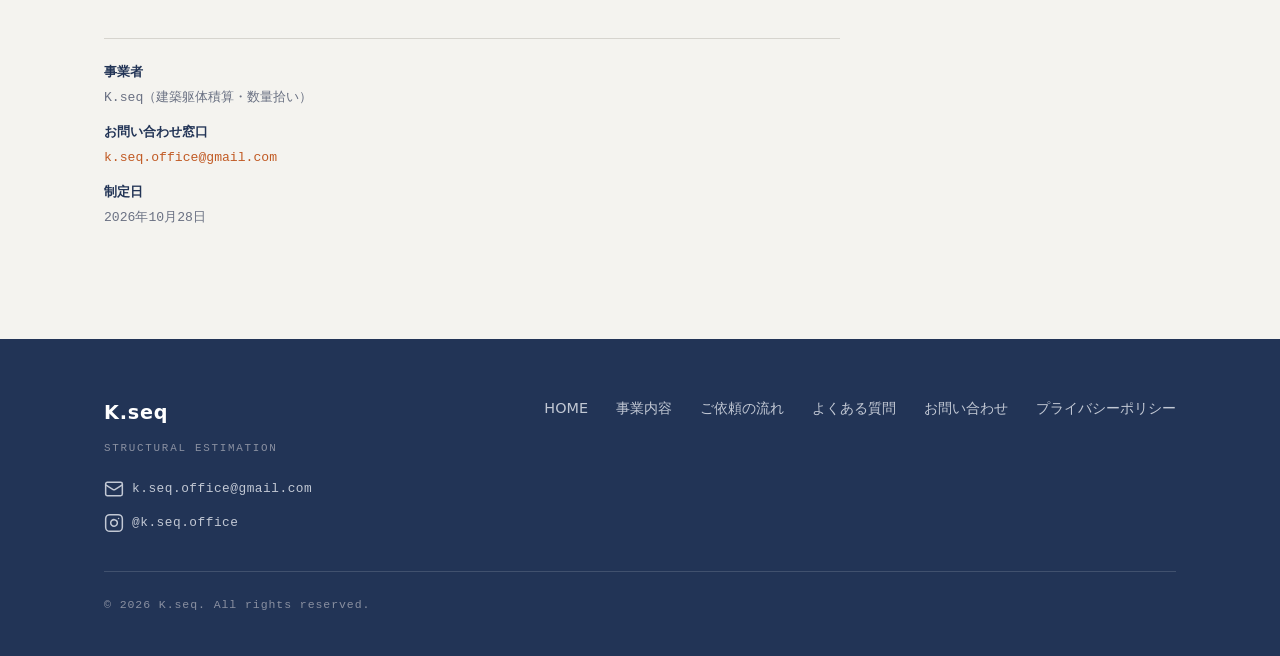
<file: privacy.html>
<!DOCTYPE html>
<html lang="ja">
<head>
  <meta charset="UTF-8">
  <meta name="viewport" content="width=device-width, initial-scale=1.0">

  <!-- Google tag (gtag.js) -->
  <script async src="https://www.googletagmanager.com/gtag/js?id=G-P7Q6KTG0QB"></script>
  <script>
    window.dataLayer = window.dataLayer || [];
    function gtag(){dataLayer.push(arguments);}
    gtag('js', new Date());
    gtag('config', 'G-P7Q6KTG0QB');
  </script>

  <title>プライバシーポリシー｜K.seq（建築躯体積算・数量拾い）</title>
  <meta name="description" content="K.seq のプライバシーポリシー。個人情報の取得・利用目的・安全管理・第三者提供、お預かりする図面等の取り扱い、利用する外部サービス（現在／予定）、Googleアナリティクス（GA4）とCookieの利用、開示・訂正・削除のご請求方法について定めています。">

  <!-- ファビコン -->
  <link rel="icon" href="assets/img/favicon.svg" type="image/svg+xml">

  <!-- OGP / Twitter（SNS共有時のプレビュー） -->
  <meta property="og:type" content="website">
  <meta property="og:site_name" content="K.seq">
  <meta property="og:title" content="プライバシーポリシー｜K.seq（建築躯体積算・数量拾い）">
  <meta property="og:description" content="個人情報の取得・利用目的・安全管理・第三者提供、お預かりする図面等の取り扱い、利用する外部サービス（現在／予定）、GA4とCookieの利用について定めています。">
  <meta property="og:url" content="https://amekw310-debug.github.io/estimation-site/privacy.html">
  <meta property="og:image" content="https://amekw310-debug.github.io/estimation-site/assets/img/ogp.png">
  <meta name="twitter:card" content="summary_large_image">

  <link rel="stylesheet" href="css/style.css">

  <!-- このページ専用の軽微なレイアウト（配色・フォント・余白は共通のデザイン変数を使用） -->
  <style>
    .policy { max-width: 46em; }
    .policy__intro { margin: 0 0 8px; }
    .policy__clause { margin-top: 44px; }
    .policy__head {
      display: flex;
      gap: 14px;
      align-items: baseline;
      margin: 0 0 16px;
      padding-bottom: 12px;
      border-bottom: 1px solid var(--line);
    }
    .policy__no {
      flex: none;
      font-family: var(--font-mono);
      font-size: 0.82rem;
      font-weight: 700;
      color: var(--accent);
      letter-spacing: 0.04em;
      padding-top: 0.2em;
    }
    .policy__title {
      font-size: 1.12rem;
      line-height: 1.6;
      color: var(--ink);
      margin: 0;
    }
    .policy__clause p {
      margin: 0 0 16px;
      color: var(--ink-2);
      line-height: 1.9;
    }
    .policy__clause p:last-child { margin-bottom: 0; }
    .policy__clause ul {
      margin: 0 0 16px;
      padding-left: 1.3em;
    }
    .policy__clause li {
      margin-bottom: 8px;
      color: var(--ink-2);
      line-height: 1.8;
    }
    .policy__links {
      list-style: none;
      margin: 0;
      padding: 0;
    }
    .policy__links li {
      padding-left: 0;
      margin-bottom: 10px;
      word-break: break-word;
    }
    .policy__meta {
      margin-top: 52px;
      padding-top: 22px;
      border-top: 1px solid var(--line);
      font-family: var(--font-mono);
      font-size: 0.82rem;
      line-height: 1.9;
      color: var(--muted);
    }
    .policy__meta dt {
      color: var(--ink);
      font-weight: 700;
    }
    .policy__meta dd {
      margin: 0 0 10px;
    }
  </style>

  <!-- スクロール表示前に要素を隠す（ちらつき防止）。JS無効・動きを控える設定では付与されず、内容は常に表示されます。 -->
  <script>try{if(!(window.matchMedia&&matchMedia('(prefers-reduced-motion: reduce)').matches)){document.documentElement.classList.add('js-anim');}}catch(e){}</script>
</head>
<body>

  <a class="skip-link" href="#main">本文へスキップ</a>

  <!-- 共通ヘッダー -->
  <header class="site-header">
    <div class="container site-header__inner">
      <a class="site-logo" href="index.html">
        <b>K.seq</b>
        <small>Structural Estimation</small>
      </a>
      <button class="nav-toggle" aria-expanded="false" aria-controls="global-nav" aria-label="メニューを開閉">
        <span class="nav-toggle__bar" aria-hidden="true"></span>
      </button>
      <nav class="global-nav" id="global-nav" aria-label="メインナビゲーション">
        <ul class="global-nav__list">
          <li class="global-nav__item"><a class="global-nav__link" href="index.html#top">TOP</a></li>
          <li class="global-nav__item"><a class="global-nav__link" href="index.html#about">K.seqについて</a></li>
          <li class="global-nav__item"><a class="global-nav__link" href="index.html#structure">対応業務</a></li>
          <li class="global-nav__item"><a class="global-nav__link" href="index.html#works">実績</a></li>
          <li class="global-nav__item"><a class="global-nav__link" href="index.html#price">料金</a></li>
          <li class="global-nav__item"><a class="global-nav__link" href="index.html#flow">ご依頼の流れ</a></li>
          <li class="global-nav__item global-nav__item--cta"><a class="btn btn--nav-cta" href="index.html#contact">問い合わせ（相談&amp;見積）</a></li>
        </ul>
      </nav>
    </div>
  </header>

  <main id="main">

    <!-- ページ見出し帯 -->
    <div class="page-hero grid-bg">
      <div class="container page-hero__inner" data-stagger>
        <p class="page-hero__eyebrow reveal">
          <span class="page-hero__no">P</span>
          <span class="page-hero__en">Privacy Policy</span>
        </p>
        <h1 class="page-hero__title reveal">プライバシーポリシー</h1>
        <p class="page-hero__lead reveal">
          K.seq（以下「当方」といいます）は、本ウェブサイトの運営にあたり、
          お客様の個人情報の保護を重要な責務と考え、関係法令およびガイドラインを遵守し、
          個人情報を適切に取り扱います。
        </p>
      </div>
    </div>

    <!-- パンくず -->
    <div class="container">
      <nav class="breadcrumb" aria-label="パンくずリスト">
        <ol>
          <li><a href="index.html">HOME</a></li>
          <li>プライバシーポリシー</li>
        </ol>
      </nav>
    </div>

    <!-- 本文 -->
    <section class="section" style="padding-top:20px">
      <div class="container">
        <div class="policy" data-stagger>

          <p class="lead policy__intro reveal">
            本ポリシーは、当方が運営する本ウェブサイト（以下「本サイト」）における個人情報の
            取り扱い、および当方が業務上お預かりする資料の取り扱いに関する方針を定めるものです。
          </p>

          <!-- 01 取得方法 -->
          <div class="policy__clause reveal">
            <div class="policy__head">
              <span class="policy__no">01</span>
              <h2 class="policy__title">個人情報の取得方法</h2>
            </div>
            <p>当方は、適法かつ公正な手段により、次の方法で個人情報を取得します。</p>
            <ul>
              <li>本サイトに記載の連絡先（メール）宛にお問い合わせをいただく際、メール本文等でご提供いただく情報（メールアドレス、お名前、会社名、ご連絡内容など）</li>
              <li>積算業務のご依頼・ご相談に伴い、お客様からご提供いただく図面・仕様書等の業務資料、およびそれに付随するご担当者の連絡先情報</li>
              <li>本サイトの閲覧に伴い、Cookie等を通じて自動的に取得される情報（アクセス状況、閲覧ページ、参照元、ご利用の端末・ブラウザに関する情報など）。これらはアクセス解析（第7項）を通じて取得され、個人を特定するものではありません。</li>
            </ul>
            <p>取得する項目は、お問い合わせ方法やご依頼内容、当方のサービス運用に応じて変動する場合があります。</p>
          </div>

          <!-- 02 利用目的 -->
          <div class="policy__clause reveal">
            <div class="policy__head">
              <span class="policy__no">02</span>
              <h2 class="policy__title">個人情報の利用目的</h2>
            </div>
            <p>当方は、取得した個人情報を、次の目的の範囲内で利用します。</p>
            <ul>
              <li>お問い合わせへの回答、ご相談への対応のため</li>
              <li>お見積りの作成およびご提示のため</li>
              <li>建築積算業務（数量拾い等）の遂行、ならびにその過程で必要となるご確認・ご連絡のため</li>
              <li>成果物の納品、および納品に必要なご連絡のため</li>
              <li>本サイトの利用状況の把握、本サイトおよびサービスの品質・利便性の向上のため</li>
            </ul>
            <p>当方は、あらかじめご本人の同意を得た場合、または法令で認められる場合を除き、上記の目的の範囲を超えて個人情報を利用しません。</p>
          </div>

          <!-- 03 安全管理 -->
          <div class="policy__clause reveal">
            <div class="policy__head">
              <span class="policy__no">03</span>
              <h2 class="policy__title">個人情報の安全管理</h2>
            </div>
            <p>当方は、取り扱う個人情報の漏えい、滅失または毀損の防止その他の個人情報の安全管理のために、必要かつ適切な措置を講じるよう努めます。</p>
            <p>お預かりした個人情報は、利用目的の達成に必要な範囲で取り扱い、不要となった場合は適切な方法で消去または廃棄します。</p>
          </div>

          <!-- 04 業務資料（図面等）の取り扱い -->
          <div class="policy__clause reveal">
            <div class="policy__head">
              <span class="policy__no">04</span>
              <h2 class="policy__title">業務上お預かりする資料（図面等）の取り扱い</h2>
            </div>
            <p>当方は、積算業務の遂行にあたり、お客様から図面・仕様書等の業務資料をお預かりすることがあります。これらの資料には、建築主・関係者に関する情報や、お客様の営業上の機密情報が含まれる場合があります。</p>
            <p>当方は、お預かりした資料を、ご依頼いただいた業務の目的の達成に必要な範囲でのみ取り扱い、ご依頼者の同意または正当な理由なく、第三者に開示・提供しません。業務の完了後、または保管の必要がなくなった場合には、適切な方法で返却または消去・廃棄します。</p>
            <p>お客様のご要望に応じて、秘密保持契約（NDA）等の締結にも対応します。具体的な保管・管理の方法については、ご依頼時に個別にご相談のうえ取り決めます。</p>
          </div>

          <!-- 05 第三者提供 -->
          <div class="policy__clause reveal">
            <div class="policy__head">
              <span class="policy__no">05</span>
              <h2 class="policy__title">第三者提供について</h2>
            </div>
            <p>当方は、次のいずれかに該当する場合を除き、あらかじめご本人の同意を得ることなく、個人情報を第三者に提供しません。</p>
            <ul>
              <li>法令に基づく場合</li>
              <li>人の生命、身体または財産の保護のために必要があり、ご本人の同意を得ることが困難な場合</li>
              <li>国の機関もしくは地方公共団体またはその委託を受けた者が法令の定める事務を遂行することに対して協力する必要がある場合</li>
            </ul>
            <p>なお、本サイトでは、アクセス状況の把握のために外部サービス（Googleアナリティクス）を利用しています。当方が利用する外部サービスの状況は第6項、Googleアナリティクスに関する詳細は第7項および第8項をご確認ください。</p>
          </div>

          <!-- 06 利用する外部サービス（現在／予定） -->
          <div class="policy__clause reveal">
            <div class="policy__head">
              <span class="policy__no">06</span>
              <h2 class="policy__title">当方が利用する外部サービス</h2>
            </div>
            <p>当方は、本サイトの運営および業務の遂行にあたり、外部サービスを利用します。現在利用しているものと、今後利用を予定・検討しているものは、次のとおりです。</p>
            <p><strong>【現在利用しているサービス】</strong></p>
            <ul>
              <li>Googleアナリティクス4（GA4）／Google LLC ― 本サイトのアクセス解析に利用しています（詳細は第7項）。</li>
            </ul>
            <p><strong>【今後、利用を予定・検討しているサービス】</strong>（いずれも現時点では正式な運用を開始していません）</p>
            <ul>
              <li>Gmail／Google LLC ― お問い合わせ対応や、図面等の業務資料の受け渡しに利用することを予定しています。</li>
              <li>Googleドライブ／Google LLC ― 業務資料の保管・管理での利用を検討していますが、運用方法は未定です。</li>
              <li>Googleフォーム／Google LLC ― お問い合わせの受付方法としての導入を予定しています（詳細は第9項）。</li>
            </ul>
            <p>これらのGoogleのサービスを利用する際、各サービス上での情報の取り扱いは、Google社のプライバシーポリシーに従います（第8項のリンクをご参照ください）。予定・検討中のサービスについて利用・運用を開始する場合は、本ポリシーを見直し、必要に応じて改定したうえで本ページに掲載します。</p>
          </div>

          <!-- 07 GA4・Cookie -->
          <div class="policy__clause reveal">
            <div class="policy__head">
              <span class="policy__no">07</span>
              <h2 class="policy__title">Googleアナリティクス（GA4）とCookieの利用</h2>
            </div>
            <p>本サイトでは、サイトの利用状況を把握し、サービスの改善に役立てるため、Google LLC が提供するアクセス解析ツール「Googleアナリティクス4（GA4）」を利用しています（測定ID：G-P7Q6KTG0QB）。</p>
            <p>Googleアナリティクスは、Cookie を利用して、個人を特定しない形で本サイトの利用に関する情報（閲覧ページ、滞在時間、参照元、ご利用の端末・ブラウザ等）を収集します。収集される情報は匿名であり、これらによって特定の個人を識別することはできません。収集された情報は、Google社のプライバシーポリシーに基づいて管理されます。</p>
            <p>Cookie の利用は、お使いのブラウザの設定により無効にすることができます。また、Googleアナリティクスによるデータの収集は、Google社が提供する「Googleアナリティクス オプトアウト アドオン」を導入することで無効にできます。無効化された場合でも、本サイトの閲覧は可能です。</p>
          </div>

          <!-- 08 Google公式リンク -->
          <div class="policy__clause reveal">
            <div class="policy__head">
              <span class="policy__no">08</span>
              <h2 class="policy__title">Googleによるデータの収集・処理について</h2>
            </div>
            <p>Googleアナリティクスの利用規約、および Google 社によるデータの収集・処理の仕組みについては、下記の Google 社の公式ページをご確認ください。</p>
            <ul class="policy__links">
              <li>Googleプライバシーポリシー：<br>
                <a href="https://policies.google.com/privacy?hl=ja" target="_blank" rel="noopener noreferrer">https://policies.google.com/privacy</a></li>
              <li>Google のサービスを使用するサイトやアプリから収集した情報の Google による使用：<br>
                <a href="https://policies.google.com/technologies/partner-sites?hl=ja" target="_blank" rel="noopener noreferrer">https://policies.google.com/technologies/partner-sites</a></li>
              <li>Googleアナリティクス オプトアウト アドオン：<br>
                <a href="https://tools.google.com/dlpage/gaoptout?hl=ja" target="_blank" rel="noopener noreferrer">https://tools.google.com/dlpage/gaoptout</a></li>
            </ul>
          </div>

          <!-- 09 Googleフォーム（今後） -->
          <div class="policy__clause reveal">
            <div class="policy__head">
              <span class="policy__no">09</span>
              <h2 class="policy__title">お問い合わせフォーム（Googleフォーム）の今後の導入について</h2>
            </div>
            <p>当方は、今後、お問い合わせの受付方法として Google LLC が提供する「Googleフォーム」の導入を予定しています。<strong>現時点では導入しておらず、本サイトに個人情報の入力フォームは設置していません。</strong></p>
            <p>Googleフォームを導入した際には、フォームにご入力いただいた情報は、第2項の利用目的の範囲で取り扱います。Googleフォームを通じて送信された情報は Google 社のサービス上で処理され、Google 社のプライバシーポリシーに従って取り扱われます。導入にあたっては、取得項目等を確認のうえ本ポリシーを改定し、本ページに掲載します。</p>
          </div>

          <!-- 10 開示等の請求 -->
          <div class="policy__clause reveal">
            <div class="policy__head">
              <span class="policy__no">10</span>
              <h2 class="policy__title">個人情報の開示・訂正・削除等について</h2>
            </div>
            <p>ご本人から、ご自身の個人情報について、開示、訂正、追加、削除、利用停止または第三者提供の停止等のご請求があった場合、当方は、ご本人であることを確認のうえ、法令に従い、合理的な期間内に対応します。</p>
            <p>ご請求やお問い合わせは、下記の連絡先までご連絡ください。</p>
            <p>メール：<a href="mailto:k.seq.office@gmail.com">k.seq.office@gmail.com</a></p>
          </div>

          <!-- 11 改定 -->
          <div class="policy__clause reveal">
            <div class="policy__head">
              <span class="policy__no">11</span>
              <h2 class="policy__title">プライバシーポリシーの改定</h2>
            </div>
            <p>当方は、法令の変更や運用の見直し（外部サービスの利用・運用の開始を含みます）等に応じて、本ポリシーの内容を変更することがあります。変更後の内容は、本ページに掲載した時点から効力を生じるものとします。最新の内容は、常に本ページをご確認ください。</p>
          </div>

          <!-- 事業者情報・制定日 -->
          <dl class="policy__meta reveal">
            <dt>事業者</dt>
            <dd>K.seq（建築躯体積算・数量拾い）</dd>
            <dt>お問い合わせ窓口</dt>
            <dd><a href="mailto:k.seq.office@gmail.com">k.seq.office@gmail.com</a></dd>
            <dt>制定日</dt>
            <dd>2026年10月28日</dd>
          </dl>

        </div>
      </div>
    </section>

  </main>

  <!-- 共通フッター -->
  <footer class="site-footer">
    <div class="container">
      <div class="site-footer__grid">
        <div>
          <p class="site-footer__brand-name">K.seq</p>
          <p class="site-footer__brand-sub">Structural Estimation</p>
          <a class="footer-social" href="mailto:k.seq.office@gmail.com" aria-label="メールでお問い合わせ（k.seq.office@gmail.com）">
            <svg class="footer-social__icon" xmlns="http://www.w3.org/2000/svg" viewBox="0 0 24 24" fill="none" stroke="currentColor" stroke-width="1.8" stroke-linecap="round" stroke-linejoin="round" aria-hidden="true" focusable="false">
              <rect x="2" y="4" width="20" height="16" rx="2"></rect>
              <path d="m22 7-8.97 5.7a1.94 1.94 0 0 1-2.06 0L2 7"></path>
            </svg>
            <span>k.seq.office@gmail.com</span>
          </a>
          <a class="footer-social" href="https://www.instagram.com/k.seq.office" target="_blank" rel="noopener noreferrer" aria-label="Instagram（@k.seq.office）を新しいタブで開く">
            <svg class="footer-social__icon" xmlns="http://www.w3.org/2000/svg" viewBox="0 0 24 24" fill="none" stroke="currentColor" stroke-width="1.8" stroke-linecap="round" stroke-linejoin="round" aria-hidden="true" focusable="false">
              <rect x="2" y="2" width="20" height="20" rx="5" ry="5"></rect>
              <path d="M16 11.37A4 4 0 1 1 12.63 8 4 4 0 0 1 16 11.37z"></path>
              <line x1="17.5" y1="6.5" x2="17.51" y2="6.5"></line>
            </svg>
            <span>@k.seq.office</span>
          </a>
        </div>
        <nav aria-label="フッターナビゲーション">
          <ul class="footer-nav__list">
            <li><a href="index.html">HOME</a></li>
            <li><a href="services.html">事業内容</a></li>
            <li><a href="flow.html">ご依頼の流れ</a></li>
            <li><a href="faq.html">よくある質問</a></li>
            <li><a href="contact.html">お問い合わせ</a></li>
            <li><a href="privacy.html">プライバシーポリシー</a></li>
          </ul>
        </nav>
      </div>
      <p class="site-footer__copyright">© 2026 K.seq. All rights reserved.</p>
    </div>
  </footer>

  <script src="js/main.js"></script>
</body>
</html>
</file>
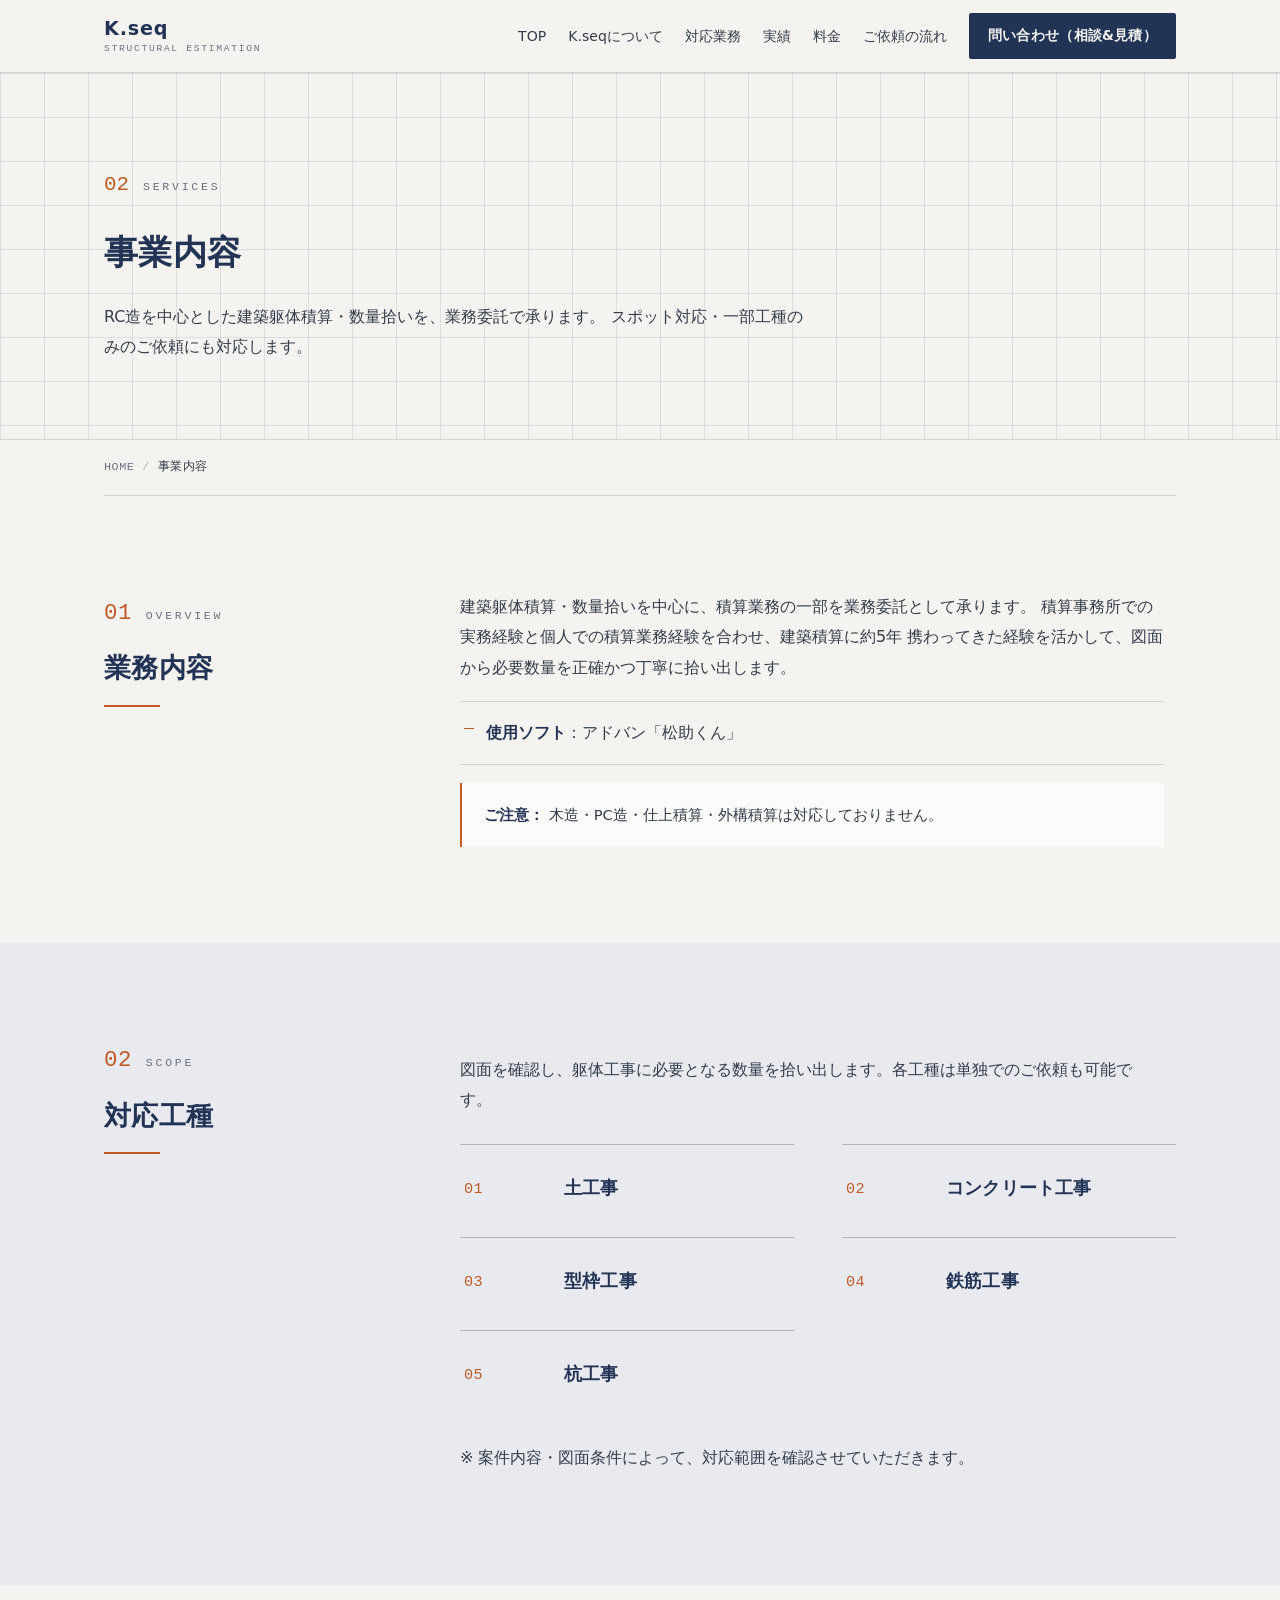
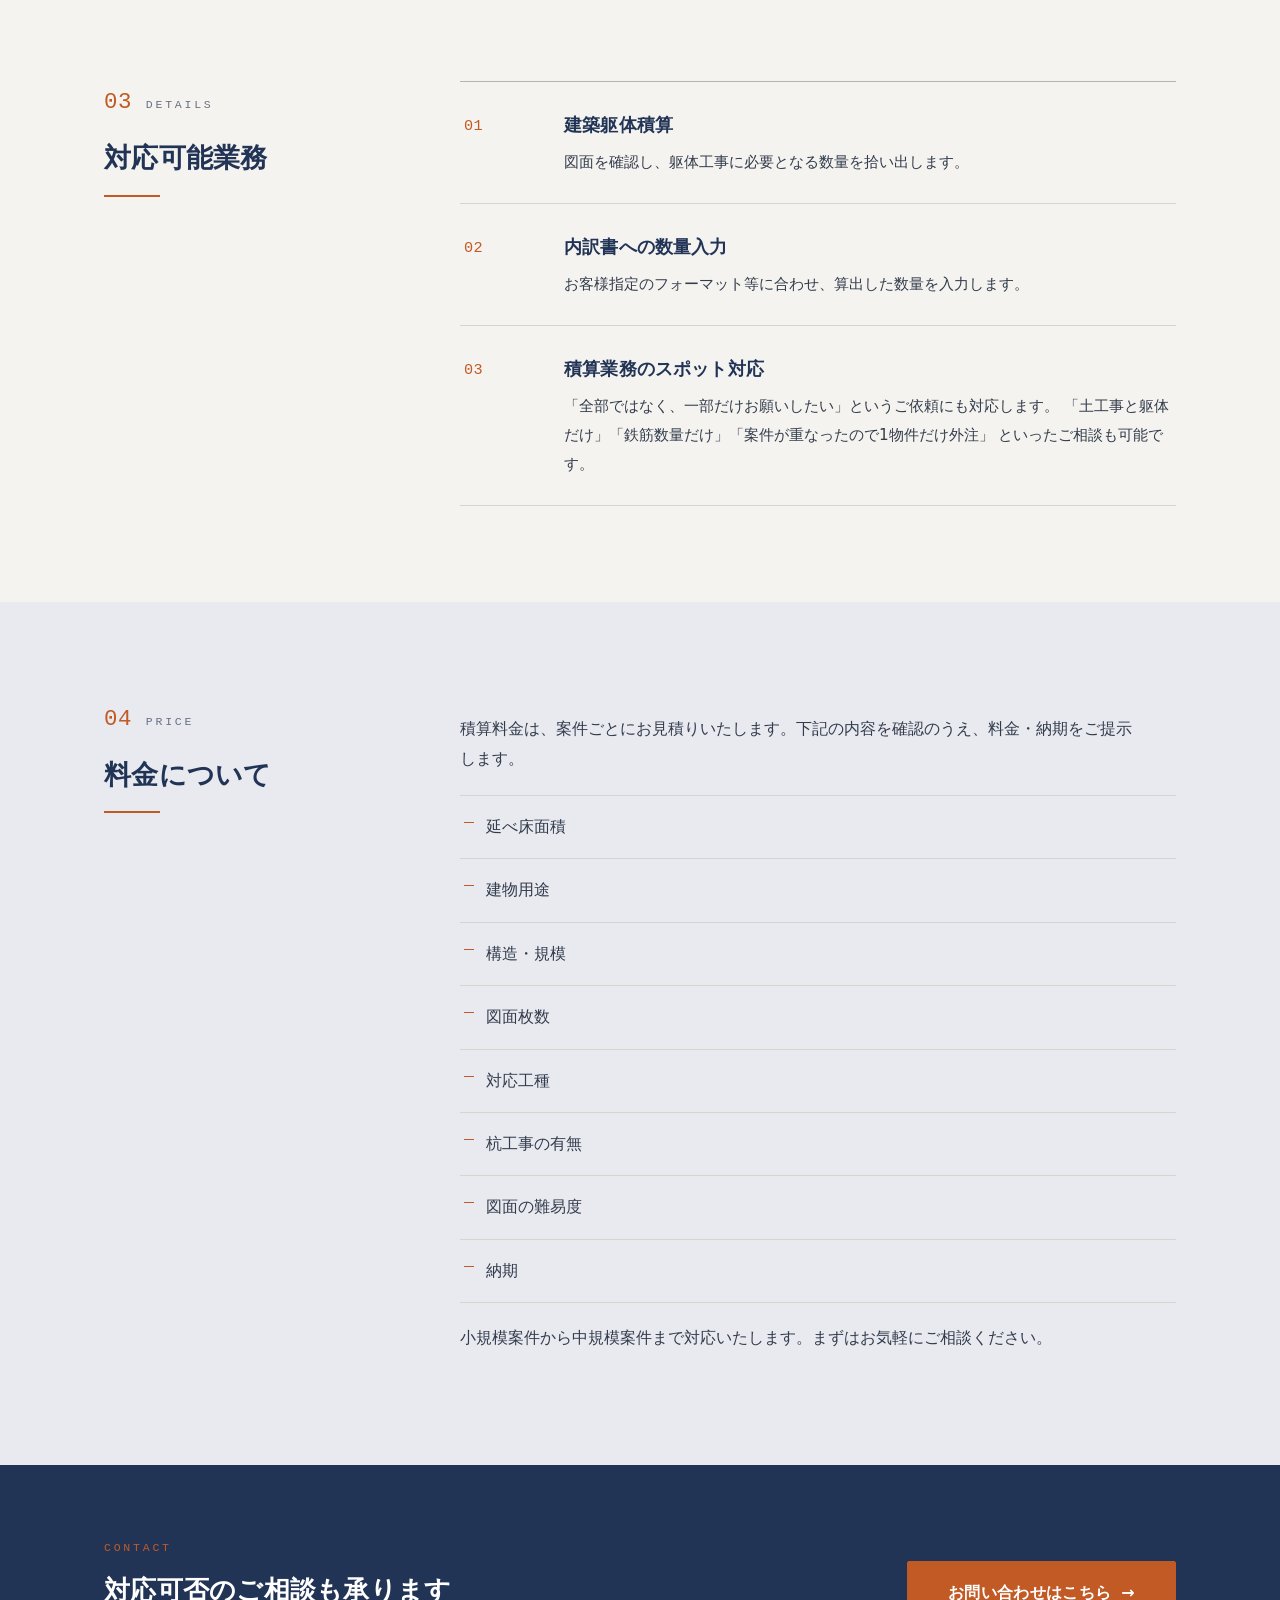
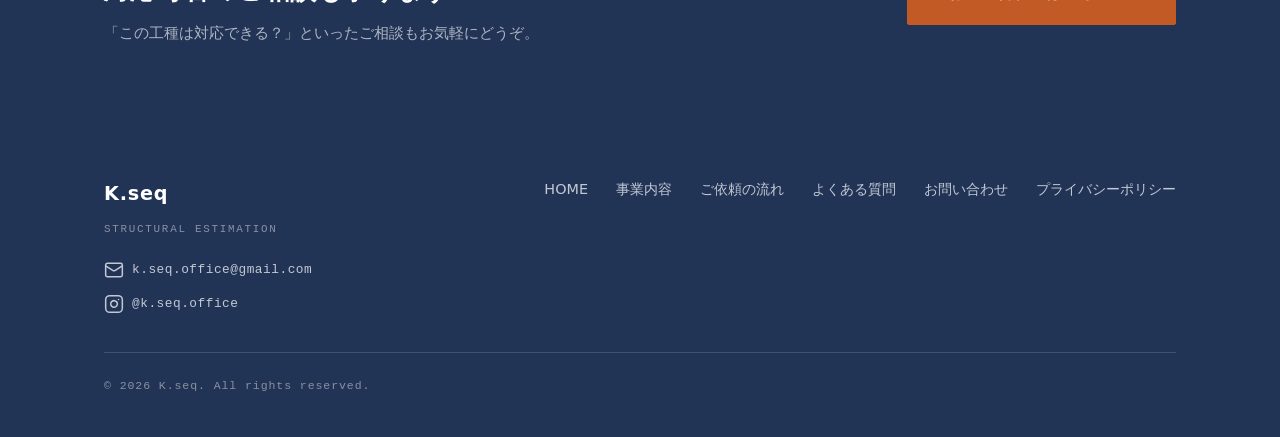
<file: services.html>
<!DOCTYPE html>
<html lang="ja">
<head>
  <meta charset="UTF-8">
  <meta name="viewport" content="width=device-width, initial-scale=1.0">

  <!-- Google tag (gtag.js) -->
  <script async src="https://www.googletagmanager.com/gtag/js?id=G-P7Q6KTG0QB"></script>
  <script>
    window.dataLayer = window.dataLayer || [];
    function gtag(){dataLayer.push(arguments);}
    gtag('js', new Date());
    gtag('config', 'G-P7Q6KTG0QB');
  </script>

  <title>事業内容｜K.seq（建築躯体積算・数量拾い）</title>
  <meta name="description" content="K.seq の事業内容。RC造を中心とした建築躯体積算・数量拾い（土・コンクリート・型枠・鉄筋・杭）、内訳書への数量入力、スポットでの業務委託に対応。使用ソフトはアドバン「松助くん」。">

  <!-- ファビコン -->
  <link rel="icon" href="assets/img/favicon.svg" type="image/svg+xml">

  <!-- OGP / Twitter（SNS共有時のプレビュー） -->
  <meta property="og:type" content="website">
  <meta property="og:site_name" content="K.seq">
  <meta property="og:title" content="事業内容｜K.seq（建築躯体積算・数量拾い）">
  <meta property="og:description" content="RC造を中心とした建築躯体積算・数量拾い（土・コンクリート・型枠・鉄筋・杭）、内訳書への数量入力、スポットでの業務委託に対応します。">
  <meta property="og:url" content="https://amekw310-debug.github.io/estimation-site/services.html">
  <meta property="og:image" content="https://amekw310-debug.github.io/estimation-site/assets/img/ogp.png">
  <meta name="twitter:card" content="summary_large_image">

  <link rel="stylesheet" href="css/style.css">
  <!-- スクロール表示前に要素を隠す（ちらつき防止）。JS無効・動きを控える設定では付与されず、内容は常に表示されます。 -->
  <script>try{if(!(window.matchMedia&&matchMedia('(prefers-reduced-motion: reduce)').matches)){document.documentElement.classList.add('js-anim');}}catch(e){}</script>
</head>
<body>

  <a class="skip-link" href="#main">本文へスキップ</a>

  <!-- 共通ヘッダー -->
  <header class="site-header">
    <div class="container site-header__inner">
      <a class="site-logo" href="index.html">
        <b>K.seq</b>
        <small>Structural Estimation</small>
      </a>
      <button class="nav-toggle" aria-expanded="false" aria-controls="global-nav" aria-label="メニューを開閉">
        <span class="nav-toggle__bar" aria-hidden="true"></span>
      </button>
      <nav class="global-nav" id="global-nav" aria-label="メインナビゲーション">
        <ul class="global-nav__list">
          <li class="global-nav__item"><a class="global-nav__link" href="index.html#top">TOP</a></li>
          <li class="global-nav__item"><a class="global-nav__link" href="index.html#about">K.seqについて</a></li>
          <li class="global-nav__item"><a class="global-nav__link" href="index.html#structure">対応業務</a></li>
          <li class="global-nav__item"><a class="global-nav__link" href="index.html#works">実績</a></li>
          <li class="global-nav__item"><a class="global-nav__link" href="index.html#price">料金</a></li>
          <li class="global-nav__item"><a class="global-nav__link" href="index.html#flow">ご依頼の流れ</a></li>
          <li class="global-nav__item global-nav__item--cta"><a class="btn btn--nav-cta" href="index.html#contact">問い合わせ（相談&amp;見積）</a></li>
        </ul>
      </nav>
    </div>
  </header>

  <main id="main">

    <!-- ページ見出し帯 -->
    <div class="page-hero grid-bg">
      <div class="container page-hero__inner" data-stagger>
        <p class="page-hero__eyebrow reveal">
          <span class="page-hero__no">02</span>
          <span class="page-hero__en">Services</span>
        </p>
        <h1 class="page-hero__title reveal">事業内容</h1>
        <p class="page-hero__lead reveal">
          RC造を中心とした建築躯体積算・数量拾いを、業務委託で承ります。
          スポット対応・一部工種のみのご依頼にも対応します。
        </p>
      </div>
    </div>

    <!-- パンくず -->
    <div class="container">
      <nav class="breadcrumb" aria-label="パンくずリスト">
        <ol>
          <li><a href="index.html">HOME</a></li>
          <li>事業内容</li>
        </ol>
      </nav>
    </div>

    <!-- 業務内容 -->
    <section class="section">
      <div class="container split">
        <div class="sec-head" data-stagger>
          <span class="sec-head__label reveal">
            <span class="sec-head__no">01</span>
            <span class="sec-head__en">Overview</span>
          </span>
          <h2 class="sec-head__ja reveal">業務内容</h2>
          <span class="sec-head__rule" aria-hidden="true"></span>
        </div>
        <div class="prose" data-stagger>
          <p class="reveal">
            建築躯体積算・数量拾いを中心に、積算業務の一部を業務委託として承ります。
            積算事務所での実務経験と個人での積算業務経験を合わせ、建築積算に約5年
            携わってきた経験を活かして、図面から必要数量を正確かつ丁寧に拾い出します。
          </p>
          <ul class="point reveal">
            <li><strong>使用ソフト</strong>：アドバン「松助くん」</li>
          </ul>
          <div class="note reveal">
            <strong>ご注意：</strong>
            木造・PC造・仕上積算・外構積算は対応しておりません。
          </div>
        </div>
      </div>
    </section>

    <!-- 対応工種 -->
    <section class="section section--alt">
      <div class="container split">
        <div class="sec-head" data-stagger>
          <span class="sec-head__label reveal">
            <span class="sec-head__no">02</span>
            <span class="sec-head__en">Scope</span>
          </span>
          <h2 class="sec-head__ja reveal">対応工種</h2>
          <span class="sec-head__rule" aria-hidden="true"></span>
        </div>
        <div>
          <p class="lead reveal">図面を確認し、躯体工事に必要となる数量を拾い出します。各工種は単独でのご依頼も可能です。</p>
          <ul class="spec spec--cols" data-stagger style="margin-top:28px">
            <li class="spec__item reveal">
              <span class="spec__no">01</span>
              <div class="spec__body"><h3 class="spec__title">土工事</h3></div>
            </li>
            <li class="spec__item reveal">
              <span class="spec__no">02</span>
              <div class="spec__body"><h3 class="spec__title">コンクリート工事</h3></div>
            </li>
            <li class="spec__item reveal">
              <span class="spec__no">03</span>
              <div class="spec__body"><h3 class="spec__title">型枠工事</h3></div>
            </li>
            <li class="spec__item reveal">
              <span class="spec__no">04</span>
              <div class="spec__body"><h3 class="spec__title">鉄筋工事</h3></div>
            </li>
            <li class="spec__item reveal">
              <span class="spec__no">05</span>
              <div class="spec__body"><h3 class="spec__title">杭工事</h3></div>
            </li>
          </ul>
          <p class="prose reveal" style="margin-top:20px">
            ※ 案件内容・図面条件によって、対応範囲を確認させていただきます。
          </p>
        </div>
      </div>
    </section>

    <!-- 対応可能業務 -->
    <section class="section">
      <div class="container split">
        <div class="sec-head" data-stagger>
          <span class="sec-head__label reveal">
            <span class="sec-head__no">03</span>
            <span class="sec-head__en">Details</span>
          </span>
          <h2 class="sec-head__ja reveal">対応可能業務</h2>
          <span class="sec-head__rule" aria-hidden="true"></span>
        </div>
        <div>
          <ul class="spec spec--auto" data-stagger>
            <li class="spec__item reveal">
              <span class="spec__no"></span>
              <div class="spec__body">
                <h3 class="spec__title">建築躯体積算</h3>
                <p class="spec__text">図面を確認し、躯体工事に必要となる数量を拾い出します。</p>
              </div>
            </li>
            <li class="spec__item reveal">
              <span class="spec__no"></span>
              <div class="spec__body">
                <h3 class="spec__title">内訳書への数量入力</h3>
                <p class="spec__text">お客様指定のフォーマット等に合わせ、算出した数量を入力します。</p>
              </div>
            </li>
            <li class="spec__item reveal">
              <span class="spec__no"></span>
              <div class="spec__body">
                <h3 class="spec__title">積算業務のスポット対応</h3>
                <p class="spec__text">
                  「全部ではなく、一部だけお願いしたい」というご依頼にも対応します。
                  「土工事と躯体だけ」「鉄筋数量だけ」「案件が重なったので1物件だけ外注」
                  といったご相談も可能です。
                </p>
              </div>
            </li>
          </ul>
        </div>
      </div>
    </section>

    <!-- 料金について -->
    <section class="section section--alt">
      <div class="container split">
        <div class="sec-head" data-stagger>
          <span class="sec-head__label reveal">
            <span class="sec-head__no">04</span>
            <span class="sec-head__en">Price</span>
          </span>
          <h2 class="sec-head__ja reveal">料金について</h2>
          <span class="sec-head__rule" aria-hidden="true"></span>
        </div>
        <div>
          <p class="lead reveal">
            積算料金は、案件ごとにお見積りいたします。下記の内容を確認のうえ、料金・納期をご提示します。
          </p>
          <ul class="point reveal" style="margin-top:20px">
            <li>延べ床面積</li>
            <li>建物用途</li>
            <li>構造・規模</li>
            <li>図面枚数</li>
            <li>対応工種</li>
            <li>杭工事の有無</li>
            <li>図面の難易度</li>
            <li>納期</li>
          </ul>
          <p class="prose reveal" style="margin-top:20px">
            小規模案件から中規模案件まで対応いたします。まずはお気軽にご相談ください。
          </p>
        </div>
      </div>
    </section>

    <!-- お問い合わせへの導線 -->
    <section class="cta on-dark">
      <div class="container cta__inner" data-stagger>
        <div class="reveal">
          <p class="cta__eyebrow">Contact</p>
          <h2 class="cta__title">対応可否のご相談も承ります</h2>
          <p class="cta__text">「この工種は対応できる？」といったご相談もお気軽にどうぞ。</p>
        </div>
        <div class="cta__actions reveal">
          <a class="btn btn--primary btn--lg btn--arrow" href="contact.html">お問い合わせはこちら</a>
        </div>
      </div>
    </section>

  </main>

  <!-- 共通フッター -->
  <footer class="site-footer">
    <div class="container">
      <div class="site-footer__grid">
        <div>
          <p class="site-footer__brand-name">K.seq</p>
          <p class="site-footer__brand-sub">Structural Estimation</p>
          <a class="footer-social" href="mailto:k.seq.office@gmail.com" aria-label="メールでお問い合わせ（k.seq.office@gmail.com）">
            <svg class="footer-social__icon" xmlns="http://www.w3.org/2000/svg" viewBox="0 0 24 24" fill="none" stroke="currentColor" stroke-width="1.8" stroke-linecap="round" stroke-linejoin="round" aria-hidden="true" focusable="false">
              <rect x="2" y="4" width="20" height="16" rx="2"></rect>
              <path d="m22 7-8.97 5.7a1.94 1.94 0 0 1-2.06 0L2 7"></path>
            </svg>
            <span>k.seq.office@gmail.com</span>
          </a>
          <a class="footer-social" href="https://www.instagram.com/k.seq.office" target="_blank" rel="noopener noreferrer" aria-label="Instagram（@k.seq.office）を新しいタブで開く">
            <svg class="footer-social__icon" xmlns="http://www.w3.org/2000/svg" viewBox="0 0 24 24" fill="none" stroke="currentColor" stroke-width="1.8" stroke-linecap="round" stroke-linejoin="round" aria-hidden="true" focusable="false">
              <rect x="2" y="2" width="20" height="20" rx="5" ry="5"></rect>
              <path d="M16 11.37A4 4 0 1 1 12.63 8 4 4 0 0 1 16 11.37z"></path>
              <line x1="17.5" y1="6.5" x2="17.51" y2="6.5"></line>
            </svg>
            <span>@k.seq.office</span>
          </a>
        </div>
        <nav aria-label="フッターナビゲーション">
          <ul class="footer-nav__list">
            <li><a href="index.html">HOME</a></li>
            <li><a href="services.html">事業内容</a></li>
            <li><a href="flow.html">ご依頼の流れ</a></li>
            <li><a href="faq.html">よくある質問</a></li>
            <li><a href="contact.html">お問い合わせ</a></li>
            <li><a href="privacy.html">プライバシーポリシー</a></li>
          </ul>
        </nav>
      </div>
      <p class="site-footer__copyright">© 2026 K.seq. All rights reserved.</p>
    </div>
  </footer>

  <script src="js/main.js"></script>
</body>
</html>
</file>
<file: css/style.css>
/* =============================================================
   K.seq - 共通スタイルシート
   -------------------------------------------------------------
   ■ このファイルについて
     サイト全体のデザインをここでまとめて管理しています。
     色・フォント・余白などは下の「デザイン変数（:root）」を
     書き換えるだけで、サイト全体の見た目をまとめて変更できます。

   ■ デザインの方向性
     建築設計事務所・構造設計資料を思わせる、静かで洗練された印象。
     ニュートラルカラー（石・コンクリート・図面）＋ヘアライン＋余白。

   ■ 目次
     1. デザイン変数（色・フォント・余白）
     2. リセット / ベース / タイポグラフィ
     3. レイアウト共通（コンテナ・セクション）
     4. セクション見出し（01 ABOUT など）
     5. ヘッダー / ナビゲーション
     6. フッター
     7. ボタン / CTA
     8. ヒーロー / 下層ページ見出し / パンくず
     9. 各種パーツ（スペック表・カード・注記・ステップ）
    10. フォーム（Googleフォーム設置枠）
    11. レスポンシブ（タブレット・スマートフォン）
   ============================================================= */

/* =============================================================
   1. デザイン変数（ここを変えると全体の見た目が変わります）
   ============================================================= */
:root {
  /* --- 色（藍 × オレンジ：日本の伝統色を意識した配色） ---
     藍＝見出し・濃色帯・強い文字／オレンジ＝番号・罫線・アクセント。
     生成り（オフホワイト）地の上で 2 色を効かせ、落ち着いた印象に。 */
  --paper:        #f4f3ef;  /* 基本背景（生成りのオフホワイト） */
  --paper-2:      #e8eaf0;  /* セクション切替の背景（ごく淡い藍グレー） */
  --surface:      #fbfbf9;  /* カード・パネルの面 */
  --ink:          #223456;  /* 藍（深い紺藍）：見出し・濃色帯・強い文字 */
  --ink-2:        #333c4c;  /* 本文（やや青みのダークグレー） */
  --muted:        #6a7183;  /* 補足テキスト（青みグレー） */
  --line:         #d6d4ce;  /* ヘアライン・罫線 */
  --line-2:       #b7b4ab;  /* やや濃い罫線 */
  --accent:       #c15a24;  /* アクセント（オレンジ・柿／朱寄せ） */
  --accent-2:     #9c4419;  /* アクセントの濃い版（ホバー等） */
  --grid-line:    rgba(34, 52, 86, 0.11); /* 図面グリッドの線（藍みがかる） */

  /* --- フォント --- */
  --font-jp: "Hiragino Kaku Gothic ProN", "Hiragino Sans",
             "Noto Sans JP", Meiryo, system-ui, sans-serif;
  /* 英字ラベル・番号は等幅で「図面注記」風に */
  --font-mono: ui-monospace, "SFMono-Regular", Menlo, Consolas,
               "Courier New", monospace;

  /* --- 文字サイズ・行間 --- */
  --fs-base:   16px;   /* 本文の基準サイズ（スマホでも縮小しない） */
  --lh-base:   1.9;    /* 本文の行間（日本語の可読性優先） */

  /* --- レイアウト --- */
  --container-width: 1120px;  /* コンテンツの最大幅 */
  --gutter:          24px;    /* 左右の余白 */
  --section-space:   96px;    /* セクション上下の余白 */
  --radius:          2px;     /* 角丸（ほぼ直角＝製図的） */
  --header-height:   72px;    /* ヘッダーの高さ */

  /* --- その他 --- */
  --transition: 0.25s ease;
}

/* =============================================================
   2. リセット / ベース / タイポグラフィ
   ============================================================= */
*,
*::before,
*::after {
  box-sizing: border-box;
}

html {
  scroll-behavior: smooth;
  -webkit-text-size-adjust: 100%;
}

body {
  margin: 0;
  font-family: var(--font-jp);
  font-size: var(--fs-base);
  line-height: var(--lh-base);
  color: var(--ink-2);
  background-color: var(--paper);
  -webkit-font-smoothing: antialiased;
  text-rendering: optimizeLegibility;
  overflow-x: hidden; /* 横スクロール防止 */
}

img {
  max-width: 100%;
  height: auto;
  display: block;
}

a {
  color: var(--accent);
  text-decoration: none;
  transition: color var(--transition);
}
a:hover {
  color: var(--accent-2);
  text-decoration: underline;
  text-underline-offset: 3px;
}

h1, h2, h3, h4 {
  color: var(--ink);
  font-weight: 700;
  letter-spacing: 0.01em;
}

ul, ol {
  padding-left: 1.3em;
}

strong { color: var(--ink); font-weight: 700; }

/* キーボード操作時のフォーカスを分かりやすく（アクセシビリティ） */
a:focus-visible,
button:focus-visible,
input:focus-visible,
textarea:focus-visible,
select:focus-visible {
  outline: 2px solid var(--accent);
  outline-offset: 3px;
}

/* スクリーンリーダー専用テキスト（画面上は非表示） */
.visually-hidden {
  position: absolute;
  width: 1px; height: 1px;
  padding: 0; margin: -1px;
  overflow: hidden;
  clip: rect(0, 0, 0, 0);
  white-space: nowrap;
  border: 0;
}

/* キーボードで来た時だけ表示される「本文へスキップ」リンク */
.skip-link {
  position: absolute;
  left: -9999px;
  top: 0;
  z-index: 1000;
  padding: 10px 16px;
  background: var(--ink);
  color: var(--paper);
}
.skip-link:focus { left: 8px; top: 8px; }

/* 小さな英字ラベル（図面注記風。mono・字間・大文字） */
.eyebrow {
  font-family: var(--font-mono);
  font-size: 0.72rem;
  letter-spacing: 0.22em;
  text-transform: uppercase;
  color: var(--muted);
}

/* =============================================================
   3. レイアウト共通
   ============================================================= */
.container {
  width: 100%;
  max-width: var(--container-width);
  margin-inline: auto;
  padding-inline: var(--gutter);
}

.section {
  padding-block: var(--section-space);
}

/* 背景を切り替えるセクション（グレージュ） */
.section--alt {
  background-color: var(--paper-2);
}
/* 面をやや明るくするセクション */
.section--surface {
  background-color: var(--surface);
}

/* 図面グリッドの背景（ヒーロー等で使用） */
.grid-bg {
  position: relative;
}
.grid-bg::before {
  content: "";
  position: absolute;
  inset: 0;
  background-image:
    linear-gradient(var(--grid-line) 1px, transparent 1px),
    linear-gradient(90deg, var(--grid-line) 1px, transparent 1px);
  background-size: 44px 44px;
  pointer-events: none;
}
.grid-bg > * { position: relative; }

/* 左右非対称の2カラム（左＝見出し / 右＝本文） */
.split {
  display: grid;
  grid-template-columns: minmax(0, 300px) minmax(0, 1fr);
  gap: 56px;
  align-items: start;
}

/* =============================================================
   4. セクション見出し（例：01 ABOUT ／ K.seqについて）
   ============================================================= */
.sec-head {
  display: flex;
  flex-direction: column;
  gap: 14px;
}
/* 「01 ABOUT」の行（番号＋英字） */
.sec-head__label {
  display: flex;
  align-items: baseline;
  gap: 14px;
  font-family: var(--font-mono);
}
.sec-head__no {
  font-size: 1.4rem;
  font-weight: 400;
  color: var(--accent);
  letter-spacing: 0.02em;
}
.sec-head__en {
  font-size: 0.72rem;
  letter-spacing: 0.24em;
  text-transform: uppercase;
  color: var(--muted);
  padding-bottom: 0.15em;
}
/* 日本語見出し */
.sec-head__ja {
  margin: 0;
  font-size: clamp(1.35rem, 1rem + 1.6vw, 1.7rem);
  line-height: 1.5;
  color: var(--ink);
}
/* 見出し下の細い罫線（短め） */
.sec-head__rule {
  width: 56px;
  height: 2px;
  background: var(--accent);
  margin-top: 2px;
}
/* 中央寄せが必要な場面用 */
.sec-head--center {
  align-items: center;
  text-align: center;
}
.sec-head--center .sec-head__rule { margin-inline: auto; }

/* =============================================================
   5. ヘッダー / ナビゲーション
   ============================================================= */
.site-header {
  position: sticky;
  top: 0;
  z-index: 100;
  background: rgba(244, 243, 239, 0.95);
  border-bottom: 1px solid var(--line);
  transition: box-shadow 0.3s ease, background-color 0.3s ease;
}
/* すりガラス効果は横並びナビのPC幅のみ。
   （モバイルのドロワーは position:fixed のため、ヘッダーに
    backdrop-filter があると配置基準がヘッダー内に閉じてしまう） */
@media (min-width: 1081px) {
  .site-header {
    background: rgba(244, 243, 239, 0.92);
    backdrop-filter: saturate(120%) blur(6px);
    -webkit-backdrop-filter: saturate(120%) blur(6px);
  }
}
/* スクロール後：背景をやや不透明に＋わずかな影でコンテンツと区別 */
.site-header.is-scrolled {
  background: rgba(244, 243, 239, 0.97);
  box-shadow: 0 6px 20px rgba(34, 52, 86, 0.08);
}

/* アンカーリンク移動時、固定ヘッダーの下に見出しが隠れないよう余白を確保 */
.hero[id],
.section[id],
.cta[id] {
  scroll-margin-top: calc(var(--header-height) + 20px);
}
.site-header__inner {
  display: flex;
  align-items: center;
  justify-content: space-between;
  height: var(--header-height);
}

/* サイト名（ロゴ） */
.site-logo {
  color: var(--ink);
  line-height: 1.2;
}
.site-logo:hover { text-decoration: none; color: var(--ink); }
.site-logo b {
  display: block;
  font-size: 1.2rem;
  font-weight: 700;
  letter-spacing: 0.04em;
}
.site-logo small {
  display: block;
  font-family: var(--font-mono);
  font-size: 0.6rem;
  letter-spacing: 0.18em;
  text-transform: uppercase;
  color: var(--muted);
  margin-top: 3px;
}

/* ナビゲーション */
.global-nav__list {
  display: flex;
  align-items: center;
  flex-wrap: nowrap;
  gap: 22px;
  margin: 0;
  padding: 0;
  list-style: none;
}
.global-nav__link {
  position: relative;
  color: var(--ink-2);
  font-size: 0.88rem;
  font-weight: 500;
  padding: 6px 0;
  white-space: nowrap;
}
.global-nav__link:hover { color: var(--ink); text-decoration: none; }
/* ホバー・現在ページで下線が左から伸びる */
.global-nav__link::after {
  content: "";
  position: absolute;
  left: 0; right: 0; bottom: -2px;
  height: 2px;
  background: var(--accent);
  transform: scaleX(0);
  transform-origin: left center;
  transition: transform 0.3s ease;
}
.global-nav__link:hover::after { transform: scaleX(1); }
/* 現在のページ（各HTMLで aria-current="page" を付与） */
.global-nav__link[aria-current="page"] { color: var(--ink); }
.global-nav__link[aria-current="page"]::after { transform: scaleX(1); }

/* ハンバーガーボタン（PCでは非表示） */
.nav-toggle {
  display: none;
  width: 44px; height: 44px;
  padding: 0;
  border: none;
  background: transparent;
  cursor: pointer;
}
.nav-toggle__bar,
.nav-toggle__bar::before,
.nav-toggle__bar::after {
  display: block;
  width: 26px; height: 1.5px;
  background: var(--ink);
  transition: transform var(--transition), opacity var(--transition);
  content: "";
}
.nav-toggle__bar { position: relative; margin: 0 auto; }
.nav-toggle__bar::before { position: absolute; top: -8px; left: 0; }
.nav-toggle__bar::after  { position: absolute; top: 8px;  left: 0; }
.nav-toggle[aria-expanded="true"] .nav-toggle__bar { background: transparent; }
.nav-toggle[aria-expanded="true"] .nav-toggle__bar::before { transform: translateY(8px) rotate(45deg); }
.nav-toggle[aria-expanded="true"] .nav-toggle__bar::after  { transform: translateY(-8px) rotate(-45deg); }

/* =============================================================
   6. フッター
   ============================================================= */
.site-footer {
  background: var(--ink);
  color: #c2c8d4;
  padding-block: 56px 28px;
  font-size: 0.9rem;
}
.site-footer a { color: #c2c8d4; }
.site-footer a:hover { color: #fff; }

.site-footer__grid {
  display: flex;
  flex-wrap: wrap;
  justify-content: space-between;
  gap: 36px;
  margin-bottom: 36px;
}
.site-footer__brand-name {
  font-size: 1.2rem;
  font-weight: 700;
  letter-spacing: 0.04em;
  color: #fff;
  margin: 0 0 6px;
}
.site-footer__brand-sub {
  margin: 0;
  font-family: var(--font-mono);
  font-size: 0.68rem;
  letter-spacing: 0.16em;
  text-transform: uppercase;
  color: #8a90a1;
}

/* フッターの連絡リンク（メール／Instagram：線画アイコン＋テキスト） */
.footer-social {
  display: flex;
  width: max-content;
  max-width: 100%;
  align-items: center;
  gap: 8px;
  margin-top: 18px;
  color: #c2c8d4;
  font-family: var(--font-mono);
  font-size: 0.8rem;
  letter-spacing: 0.04em;
  transition: color 0.25s ease, transform 0.25s ease, opacity 0.25s ease;
}
.footer-social + .footer-social { margin-top: 10px; }
.footer-social__icon {
  width: 20px;
  height: 20px;
  display: block;
  flex-shrink: 0;
}
.footer-social:hover {
  color: #fff;                 /* 少し色が変化 */
  transform: translateY(-2px); /* わずかに上へ */
  opacity: 0.92;               /* opacity が変化 */
  text-decoration: none;
}
.footer-nav__list {
  list-style: none;
  margin: 0; padding: 0;
  display: flex;
  flex-wrap: wrap;
  gap: 10px 28px;
}
.site-footer__copyright {
  text-align: left;
  padding-top: 22px;
  border-top: 1px solid rgba(255, 255, 255, 0.14);
  font-family: var(--font-mono);
  font-size: 0.72rem;
  letter-spacing: 0.08em;
  color: #8a90a1;
}

/* =============================================================
   7. ボタン / CTA
   ============================================================= */
.btn {
  display: inline-flex;
  align-items: center;
  justify-content: center;
  gap: 10px;
  padding: 14px 30px;
  border-radius: var(--radius);
  font-size: 0.95rem;
  font-weight: 600;
  letter-spacing: 0.02em;
  text-align: center;
  cursor: pointer;
  border: 1px solid transparent;
  transition: background var(--transition), color var(--transition),
    border-color var(--transition);
}
.btn:hover { text-decoration: none; }

/* 主ボタン（チャコール塗り→ホバーでブロンズ） */
.btn--primary {
  background: var(--ink);
  color: var(--paper);
  border-color: var(--ink);
}
.btn--primary:hover {
  background: var(--accent);
  border-color: var(--accent);
  color: #fff;
}

/* 副ボタン（線） */
.btn--outline {
  background: transparent;
  color: var(--ink);
  border-color: var(--line-2);
}
.btn--outline:hover {
  border-color: var(--ink);
  color: var(--ink);
  background: transparent;
}

/* ヘッダー内の「問い合わせ」CTAボタン（ネイビー基本＋ホバーでオレンジ） */
.btn--nav-cta {
  padding: 9px 18px;
  font-size: 0.85rem;
  background: var(--ink);
  color: var(--paper);
  border-color: var(--ink);
  white-space: nowrap;
}
.btn--nav-cta:hover {
  background: var(--accent);
  color: #fff;
  border-color: var(--accent);
}

.btn--lg {
  padding: 16px 40px;
  font-size: 1rem;
}

/* 暗い背景（藍）の上に置くボタン（CTA帯・フッター等） */
/* 主ボタンは藍地に埋もれないようオレンジで表示 */
.on-dark .btn--primary {
  background: var(--accent);
  border-color: var(--accent);
  color: #fff;
}
.on-dark .btn--primary:hover {
  background: var(--accent-2);
  border-color: var(--accent-2);
  color: #fff;
}
.on-dark .btn--outline {
  color: #fff;
  border-color: rgba(255, 255, 255, 0.4);
}
.on-dark .btn--outline:hover {
  border-color: #fff;
  color: #fff;
}

/* =============================================================
   8. ヒーロー / 下層ページ見出し / パンくず
   ============================================================= */

/* --- トップのメインビジュアル（図面グリッド＋余白） --- */
.hero {
  background: var(--paper);
  border-bottom: 1px solid var(--line);
}
.hero__inner {
  padding-block: clamp(64px, 9vw, 112px);
}
.hero__eyebrow {
  display: flex;
  align-items: center;
  gap: 16px;
  margin-bottom: 28px;
}
.hero__eyebrow::before {
  content: "";
  width: 44px; height: 1px;
  background: var(--accent);
}
.hero__title {
  max-width: 18em;
  margin: 0 0 26px;
  font-size: clamp(1.7rem, 1rem + 3.4vw, 2.5rem);
  line-height: 1.5;
  color: var(--ink);
}
.hero__title .accent { color: var(--accent); }
.hero__text {
  max-width: 40em;
  margin: 0 0 38px;
  font-size: 1.02rem;
  color: var(--ink-2);
}
.hero__actions {
  display: flex;
  flex-wrap: wrap;
  gap: 14px;
}

/* --- 下層ページの見出し帯（左寄せ・番号・罫線） --- */
.page-hero {
  background: var(--paper);
  border-bottom: 1px solid var(--line);
}
.page-hero__inner {
  padding-block: clamp(48px, 7vw, 76px);
}
.page-hero__eyebrow {
  display: flex;
  align-items: baseline;
  gap: 14px;
  font-family: var(--font-mono);
  margin-bottom: 16px;
}
.page-hero__no {
  font-size: 1.3rem;
  color: var(--accent);
}
.page-hero__en {
  font-size: 0.72rem;
  letter-spacing: 0.24em;
  text-transform: uppercase;
  color: var(--muted);
}
.page-hero__title {
  margin: 0;
  font-size: clamp(1.6rem, 1rem + 2.6vw, 2.1rem);
  color: var(--ink);
}
.page-hero__lead {
  max-width: 44em;
  margin: 18px 0 0;
  color: var(--ink-2);
}

/* --- パンくずリスト --- */
.breadcrumb {
  padding-block: 16px;
  font-family: var(--font-mono);
  font-size: 0.74rem;
  letter-spacing: 0.04em;
  color: var(--muted);
  border-bottom: 1px solid var(--line);
}
.breadcrumb ol {
  display: flex;
  flex-wrap: wrap;
  gap: 8px;
  list-style: none;
  margin: 0; padding: 0;
}
.breadcrumb a { color: var(--muted); }
.breadcrumb a:hover { color: var(--accent); }
.breadcrumb li::after {
  content: "/";
  margin-left: 8px;
  color: var(--line-2);
}
.breadcrumb li:last-child::after { content: ""; }
.breadcrumb li:last-child { color: var(--ink-2); }

/* =============================================================
   9. 各種パーツ
   ============================================================= */

/* --- リード文（セクション冒頭の説明） --- */
.lead {
  max-width: 42em;
  color: var(--ink-2);
  font-size: 1rem;
}
.lead--center {
  margin-inline: auto;
  text-align: center;
}

/* --- スペック表（工種一覧・対応内容・こんな方に 等） ---
   図面の仕様書・工程表のような、番号＋罫線のリスト。 */
.spec {
  border-top: 1px solid var(--line-2);
  margin: 0;
  padding: 0;
  list-style: none;
  counter-reset: spec;
}
.spec__item {
  display: grid;
  grid-template-columns: 72px 1fr;
  gap: 28px;
  padding: 26px 4px;
  border-bottom: 1px solid var(--line);
}
.spec__no {
  font-family: var(--font-mono);
  font-size: 0.95rem;
  color: var(--accent);
  padding-top: 0.25em;
  letter-spacing: 0.02em;
}
/* 自動採番したい場合（li に data 属性がない時） */
.spec--auto .spec__no::before {
  counter-increment: spec;
  content: counter(spec, decimal-leading-zero);
}
.spec__title {
  margin: 0 0 6px;
  font-size: 1.12rem;
  color: var(--ink);
}
.spec__text {
  margin: 0;
  color: var(--ink-2);
  font-size: 0.95rem;
}
/* 2カラムで並べたいスペック表（PC） */
.spec--cols {
  border-top: none;
  display: grid;
  grid-template-columns: repeat(2, 1fr);
  column-gap: 48px;
}
.spec--cols .spec__item {
  border-top: 1px solid var(--line-2);
  border-bottom: none;
}

/* --- 番号なしの箇条（内訳書・こんな方に の補助） --- */
.point {
  list-style: none;
  margin: 0; padding: 0;
}
.point li {
  position: relative;
  padding: 16px 4px 16px 26px;
  border-bottom: 1px solid var(--line);
  color: var(--ink-2);
}
.point li::before {
  content: "";
  position: absolute;
  left: 4px; top: 26px;
  width: 10px; height: 1px;
  background: var(--accent);
}
.point li:first-child { border-top: 1px solid var(--line); }

/* --- 注記（対応不可・ご注意 など） --- */
.note {
  border-left: 2px solid var(--accent);
  background: var(--surface);
  padding: 18px 22px;
  color: var(--ink-2);
  font-size: 0.92rem;
}
.note strong { color: var(--ink); }

/* --- 本文ブロック（説明文が続くページ） --- */
.prose { max-width: 44em; }
.prose p { margin: 0 0 18px; color: var(--ink-2); }
.prose ul, .prose ol { margin: 0 0 18px; }
.prose li { margin-bottom: 8px; }

/* --- ご依頼の流れ（設計図・工程表風のステップ） --- */
.flow {
  list-style: none;
  margin: 0;
  padding: 0;
  border-top: 1px solid var(--line-2);
  counter-reset: step;
}
.flow__item {
  display: grid;
  grid-template-columns: 150px 1fr;
  gap: 32px;
  align-items: start;
  padding: 34px 4px;
  border-bottom: 1px solid var(--line);
}
.flow__marker {
  counter-increment: step;
  font-family: var(--font-mono);
  color: var(--muted);
}
.flow__step {
  font-size: 0.68rem;
  letter-spacing: 0.24em;
  text-transform: uppercase;
  display: block;
  margin-bottom: 4px;
}
.flow__no {
  display: block;
  font-size: 2.6rem;
  line-height: 1;
  font-weight: 400;
  color: var(--ink);
}
.flow__no::before { content: counter(step, decimal-leading-zero); }
.flow__body { padding-top: 6px; }
.flow__title {
  margin: 0 0 8px;
  font-size: 1.2rem;
  color: var(--ink);
}
.flow__text {
  margin: 0;
  color: var(--ink-2);
  font-size: 0.96rem;
}

/* --- CTA帯（各ページ下部の問い合わせ誘導） --- */
.cta {
  background: var(--ink);
  color: #d0d5df;
  padding-block: 72px;
}
.cta__inner {
  display: flex;
  flex-wrap: wrap;
  align-items: center;
  justify-content: space-between;
  gap: 28px;
}
.cta__eyebrow {
  font-family: var(--font-mono);
  font-size: 0.72rem;
  letter-spacing: 0.24em;
  text-transform: uppercase;
  color: var(--accent);
  margin: 0 0 12px;
}
.cta__title {
  color: #fff;
  font-size: clamp(1.3rem, 1rem + 1.4vw, 1.6rem);
  margin: 0 0 10px;
  line-height: 1.5;
}
.cta__text {
  color: #adb4c2;
  margin: 0;
  max-width: 34em;
  font-size: 0.95rem;
}
.cta__actions { flex-shrink: 0; }

/* =============================================================
   10. フォーム（Googleフォーム設置枠）
   ============================================================= */

/* Googleフォーム埋め込みエリア（レスポンシブ枠）
   ここに Google フォームの <iframe class="form-embed__frame"> を
   設置すると、PC・スマホの両方で幅いっぱいに崩れず表示されます。 */
.form-embed {
  max-width: 760px;
  margin-inline: auto;
}
.form-embed__frame {
  display: block;
  width: 100%;
  min-height: 820px;  /* フォームの長さに合わせて調整してください */
  border: 1px solid var(--line);
  border-radius: var(--radius);
  background: var(--surface);
}

/* お問い合わせ（メール）カード */
.contact-card {
  max-width: 640px;
  margin-inline: auto;
  background: var(--surface);
  border: 1px solid var(--line);
  border-radius: var(--radius);
  padding: 48px 32px;
  text-align: center;
}
.contact-card__label {
  margin: 0 0 14px;
  font-family: var(--font-mono);
  font-size: 0.68rem;
  letter-spacing: 0.24em;
  text-transform: uppercase;
  color: var(--muted);
}
.contact-card__mail {
  display: inline-block;
  font-size: clamp(1.05rem, 0.9rem + 1vw, 1.4rem);
  font-weight: 700;
  color: var(--ink);
  letter-spacing: 0.02em;
  word-break: break-all;
}
.contact-card__mail:hover { color: var(--accent); text-decoration: none; }
.contact-card__note {
  margin: 16px auto 28px;
  max-width: 34em;
  color: var(--ink-2);
  font-size: 0.92rem;
}
.contact-card__actions .btn { width: 100%; max-width: 360px; }
.contact-card__alt {
  margin: 28px 0 0;
  padding-top: 22px;
  border-top: 1px solid var(--line);
  color: var(--muted);
  font-size: 0.85rem;
}
.contact-card__alt a { color: var(--accent); }

/* フォーム準備中の仮パネル
   Google フォーム設置後は、このパネル（.form-placeholder）を
   削除して <iframe> に差し替えてください。 */
.form-placeholder {
  text-align: center;
  padding: 64px 28px;
  background: var(--surface);
  border: 1px solid var(--line);
  border-radius: var(--radius);
  position: relative;
}
.form-placeholder::before {
  content: "CONTACT FORM";
  position: absolute;
  top: 18px; left: 0; right: 0;
  font-family: var(--font-mono);
  font-size: 0.66rem;
  letter-spacing: 0.24em;
  color: var(--line-2);
}
.form-placeholder__title {
  margin: 0 0 12px;
  font-size: 1.2rem;
  font-weight: 700;
  color: var(--ink);
}
.form-placeholder__text {
  margin: 0 auto;
  max-width: 30em;
  color: var(--muted);
  font-size: 0.95rem;
}

/* =============================================================
   11. レスポンシブ
   ============================================================= */

/* --- タブレット以下 --- */
@media (max-width: 960px) {
  :root { --section-space: 72px; }
  .split {
    grid-template-columns: 1fr;
    gap: 32px;
  }
  .cta__inner { flex-direction: column; align-items: flex-start; }
}

/* --- ナビ：横並びが窮屈になる幅でハンバーガー（ドロワー）へ切替 ---
   ナビ項目が6つあるため、1080px 以下でドロワー表示にします。 */
@media (max-width: 1080px) {
  /* ハンバーガーボタンを表示 */
  .nav-toggle { display: block; }

  /* ナビをドロワー（開閉式）に。開いた時は明るい背景＋藍文字 */
  .global-nav {
    position: fixed;
    top: var(--header-height);
    left: 0; right: 0; bottom: 0;
    background: var(--paper);
    border-top: 1px solid var(--line);
    /* 閉じている時は画面外（左）へ。右に出すと横スクロールが発生するため左へ退避 */
    transform: translateX(-100%);
    visibility: hidden;
    transition: transform var(--transition), visibility 0s linear var(--transition);
    overflow-y: auto;
  }
  .global-nav[data-open="true"] {
    transform: translateX(0);
    visibility: visible;
    transition: transform var(--transition), visibility 0s;
  }

  .global-nav__list {
    flex-direction: column;
    align-items: stretch;
    gap: 0;
    padding: 8px var(--gutter) 24px;
  }
  .global-nav__item { border-bottom: 1px solid var(--line); }
  .global-nav__link {
    display: block;
    padding: 18px 4px;
    font-size: 1.05rem;
    color: var(--ink);
  }
  .global-nav__link::after { display: none; }
  /* 問い合わせCTAはドロワー内でも塗りボタンで目立たせる */
  .global-nav__item--cta {
    border-bottom: none;
    padding: 20px 0 4px;
  }
  .btn--nav-cta {
    display: flex;
    width: 100%;
    padding: 15px;
    font-size: 1rem;
  }
}

/* --- タブレット小・大型スマホ（レイアウト調整） --- */
@media (max-width: 768px) {
  /* スペック表を1カラムに */
  .spec--cols { grid-template-columns: 1fr; border-top: 1px solid var(--line-2); }
  .spec--cols .spec__item:first-child { border-top: none; }

  /* CTAのボタンを全幅 */
  .cta__actions { width: 100%; }
  .cta__actions .btn { width: 100%; }
}

/* --- スマートフォン（375px前後を重視） --- */
@media (max-width: 480px) {
  :root {
    --gutter: 18px;
    --section-space: 56px;
  }

  .hero__eyebrow { gap: 12px; margin-bottom: 20px; }
  .hero__title { line-height: 1.6; }
  .hero__actions .btn { flex: 1 1 auto; }

  /* スペック表・工程表の番号列を詰める */
  .spec__item {
    grid-template-columns: 40px 1fr;
    gap: 14px;
    padding: 22px 2px;
  }
  .flow__item {
    grid-template-columns: 1fr;
    gap: 6px;
    padding: 26px 2px;
  }
  .flow__marker { display: flex; align-items: baseline; gap: 14px; }
  .flow__step { margin-bottom: 0; }
  .flow__no { font-size: 1.9rem; }

  .sec-head__label { gap: 12px; }
  .sec-head__no { font-size: 1.2rem; }

  .btn { width: 100%; }
  .hero__actions { flex-direction: column; }
  .form-placeholder { padding: 52px 18px; }
}

/* --- ごく小型（360px未満）でも崩れないよう保険 --- */
@media (max-width: 360px) {
  .site-logo b { font-size: 1.1rem; }
}

/* =============================================================
   12. アニメーション（CSS transform / opacity のみ）
   -------------------------------------------------------------
   ・初期の非表示は「.js-anim」が付いている時だけ有効。
     JS無効／reduced-motion時は何も隠さず、内容は常に表示されます。
   ・表示のトリガー（.is-visible）は js/main.js の
     IntersectionObserver が一度だけ付与します。
   ============================================================= */

/* イージング（静かで上品な減速） */
:root {
  --ease-out: cubic-bezier(0.22, 0.61, 0.36, 1);
  --anim-time: 0.66s;
}

/* --- スクロールで下からフェードアップ --- */
.js-anim .reveal {
  opacity: 0;
  transform: translateY(24px);
  transition:
    opacity var(--anim-time) var(--ease-out),
    transform var(--anim-time) var(--ease-out);
  will-change: opacity, transform;
}
.js-anim .reveal.is-visible {
  opacity: 1;
  transform: none;
}

/* --- ヒーローの装飾ライン（左→右へ伸びる） --- */
.js-anim .hero__eyebrow::before {
  transform: scaleX(0);
  transform-origin: left center;
  transition: transform 0.7s var(--ease-out) 0.15s;
}
.js-anim .hero__eyebrow.is-visible::before {
  transform: scaleX(1);
}

/* --- セクション見出しの罫線（左→右へ伸びる） --- */
.sec-head__rule { transform-origin: left center; }
.js-anim .sec-head__rule {
  transform: scaleX(0);
  transition: transform 0.7s var(--ease-out) 0.2s;
}
.js-anim .sec-head.is-visible .sec-head__rule {
  transform: scaleX(1);
}

/* --- FLOW：工程をつなぐ縦線が上から下へ伸びる --- */
.flow { position: relative; padding-left: 22px; }
.flow::before {
  content: "";
  position: absolute;
  left: 0; top: 0; bottom: 0;
  width: 1px;
  background: var(--line-2);
}
.js-anim .flow::before {
  transform: scaleY(0);
  transform-origin: top center;
  transition: transform 1.2s var(--ease-out);
}
.js-anim .flow.is-visible::before {
  transform: scaleY(1);
}

/* --- ボタンの矢印（ホバーで数px右へ） --- */
.btn--arrow::after {
  content: "\2192"; /* → */
  display: inline-block;
  transition: transform 0.3s var(--ease-out);
}
.btn--arrow:hover::after {
  transform: translateX(5px);
}

/* =============================================================
   9・アクセシビリティ：モーションを控える設定の端末では無効化
   ============================================================= */
@media (prefers-reduced-motion: reduce) {
  *,
  *::before,
  *::after {
    animation-duration: 0.001ms !important;
    animation-iteration-count: 1 !important;
    transition-duration: 0.001ms !important;
    scroll-behavior: auto !important;
  }
  .js-anim .reveal { opacity: 1 !important; transform: none !important; }
  .js-anim .hero__eyebrow::before,
  .js-anim .sec-head__rule { transform: scaleX(1) !important; }
  .js-anim .flow::before { transform: scaleY(1) !important; }
}

/* =============================================================
   13. コンテンツ追加パーツ（実績・料金・FAQ・サンプル画像）
   ============================================================= */

/* ヒーローの補足（実績の数値ライン） */
.hero__proof {
  margin: 22px 0 34px;
  font-family: var(--font-mono);
  font-size: 0.8rem;
  letter-spacing: 0.06em;
  color: var(--muted);
}
.hero__proof strong { color: var(--accent); font-weight: 700; }

/* ヒーローのタグ（工種の帯） */
.hero__tags {
  display: flex;
  flex-wrap: wrap;
  gap: 8px 10px;
  margin: 0 0 30px;
}
.hero__tags span {
  font-family: var(--font-mono);
  font-size: 0.74rem;
  letter-spacing: 0.06em;
  color: var(--ink-2);
  border: 1px solid var(--line-2);
  border-radius: 999px;
  padding: 5px 13px;
}

/* --- 実績の数値タイル --- */
.stat-row {
  display: grid;
  grid-template-columns: repeat(3, 1fr);
  border-top: 1px solid var(--line-2);
  margin: 0 0 8px;
}
.stat {
  padding: 24px 12px 24px 0;
  border-bottom: 1px solid var(--line);
}
.stat__num {
  font-family: var(--font-mono);
  font-size: clamp(1.8rem, 1.2rem + 2vw, 2.5rem);
  line-height: 1;
  color: var(--ink);
}
.stat__num .u {
  font-size: 0.46em;
  color: var(--muted);
  margin-left: 5px;
  letter-spacing: 0.04em;
}
.stat__label {
  margin-top: 10px;
  font-family: var(--font-mono);
  font-size: 0.72rem;
  letter-spacing: 0.1em;
  text-transform: uppercase;
  color: var(--muted);
}

/* --- 内訳書サンプル画像 --- */
.samples {
  display: grid;
  grid-template-columns: repeat(2, 1fr);
  gap: 20px;
  margin-top: 30px;
}
.sample {
  margin: 0;
  background: var(--surface);
  border: 1px solid var(--line);
  border-radius: var(--radius);
  padding: 12px;
}
.sample__img {
  width: 100%;
  height: 340px;
  object-fit: cover;
  object-position: top center;
  display: block;
  border: 1px solid var(--line);
  background: #fff;
}
.sample figcaption {
  margin-top: 12px;
  font-family: var(--font-mono);
  font-size: 0.74rem;
  letter-spacing: 0.04em;
  color: var(--muted);
  text-align: center;
}

/* --- FAQ（ネイティブ details アコーディオン） --- */
.faq {
  border-top: 1px solid var(--line-2);
  max-width: 780px;
}
.faq__item { border-bottom: 1px solid var(--line); }
.faq__item > summary {
  list-style: none;
  cursor: pointer;
  position: relative;
  padding: 20px 42px 20px 4px;
  font-size: 1rem;
  font-weight: 700;
  color: var(--ink);
}
.faq__item > summary::-webkit-details-marker { display: none; }
.faq__item > summary::before {
  content: "Q";
  font-family: var(--font-mono);
  color: var(--accent);
  margin-right: 12px;
}
.faq__item > summary::after {
  content: "";
  position: absolute;
  right: 10px; top: 50%;
  width: 12px; height: 12px;
  margin-top: -6px;
  background:
    linear-gradient(var(--muted), var(--muted)) center/12px 1.5px no-repeat,
    linear-gradient(var(--muted), var(--muted)) center/1.5px 12px no-repeat;
  transition: transform 0.2s ease;
}
/* 開いている時は「−」（横線のみ） */
.faq__item[open] > summary::after {
  background: linear-gradient(var(--muted), var(--muted)) center/12px 1.5px no-repeat;
}
.faq__body {
  padding: 0 4px 22px 28px;
  color: var(--ink-2);
  font-size: 0.95rem;
}
.faq__body p { margin: 0; }

@media (max-width: 640px) {
  .samples { grid-template-columns: 1fr; }
  .sample__img { height: 300px; }
}
@media (max-width: 480px) {
  .stat-row { grid-template-columns: 1fr; }
  .stat { padding: 18px 0; }
  .sample__img { height: 260px; }
}

/* --- 内訳書サンプルの案件別グループ --- */
.sample-group + .sample-group { margin-top: 30px; }
.sample-group__title {
  margin: 0 0 14px;
  padding-left: 12px;
  border-left: 3px solid var(--accent);
  font-family: var(--font-mono);
  font-size: 0.82rem;
  letter-spacing: 0.06em;
  color: var(--ink);
}
.sample-group .samples { margin-top: 0; }
</file>
